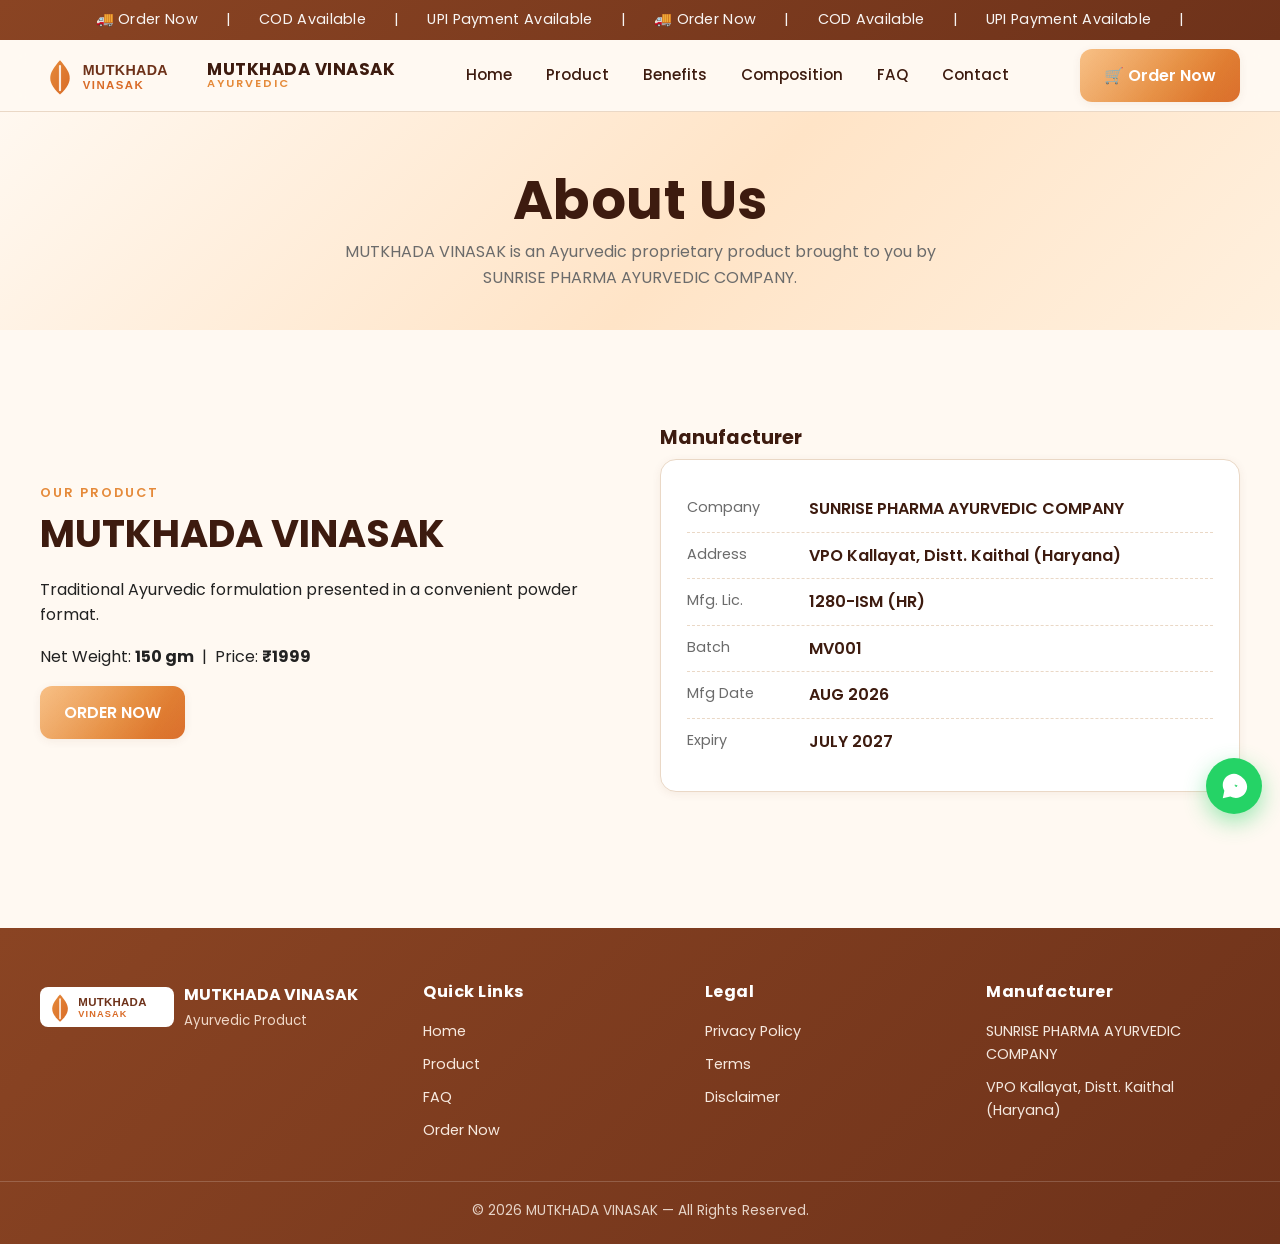
<file: about.html>
<!DOCTYPE html>
<html lang="en">
<head>
  <meta charset="UTF-8" />
  <meta name="viewport" content="width=device-width, initial-scale=1.0" />
  <title>About — MUTKHADA VINASAK</title>
  <meta name="description" content="About MUTKHADA VINASAK and manufacturer SUNRISE PHARMA AYURVEDIC COMPANY." />
  <meta name="robots" content="index, follow" />
  <link rel="canonical" href="https://mutkhada-vinasak.github.io/about.html" />
  <link rel="icon" type="image/png" href="./assets/favicon.png" />
  <link href="https://fonts.googleapis.com/css2?family=Poppins:wght@400;500;600;700&display=swap" rel="stylesheet" />
  <link rel="stylesheet" href="./css/style.css" />
  <link rel="stylesheet" href="./css/responsive.css" />
  <link rel="stylesheet" href="./css/animations.css" />
</head>
<body>
  <div class="ann-bar"><div class="ann-track"><span>🚚 Order Now</span><span>|</span><span>COD Available</span><span>|</span><span>UPI Payment Available</span><span>|</span><span>🚚 Order Now</span><span>|</span><span>COD Available</span><span>|</span><span>UPI Payment Available</span><span>|</span></div></div>
  <header class="header">
    <div class="container">
      <a class="brand" href="./index.html"><img src="./assets/logo.svg" alt="Logo" /><span class="brand-text"><b>MUTKHADA VINASAK</b><small>AYURVEDIC</small></span></a>
      <nav class="nav" id="nav" aria-label="Primary"><a href="./index.html">Home</a><a href="./product.html">Product</a><a href="./index.html#benefits">Benefits</a><a href="./index.html#composition">Composition</a><a href="./faq.html">FAQ</a><a href="./contact.html">Contact</a></nav>
      <div class="header-cta"><a class="btn btn-primary" href="./order.html">🛒 Order Now</a></div>
      <button class="hamburger" aria-label="Toggle menu" onclick="document.getElementById('nav').classList.toggle('open')"><span></span><span></span><span></span></button>
    </div>
  </header>
  <section class="page-hero"><div class="container"><h1>About Us</h1><p>MUTKHADA VINASAK is an Ayurvedic proprietary product brought to you by SUNRISE PHARMA AYURVEDIC COMPANY.</p></div></section>
  <section class="section">
    <div class="container">
      <div class="split reveal">
        <div>
          <span class="eyebrow">Our Product</span>
          <h2 data-bind="name">MUTKHADA VINASAK</h2>
          <p data-bind="description">Traditional Ayurvedic formulation presented in a convenient powder format.</p>
          <p>Net Weight: <b data-weight>150 gm</b> &nbsp;|&nbsp; Price: <b data-price>₹1999/-</b></p>
          <a class="btn btn-primary" href="./order.html">ORDER NOW</a>
        </div>
        <div>
          <h3>Manufacturer</h3>
          <div class="contact-card">
            <div class="contact-row"><span class="k">Company</span><span class="v" data-bind="manufacturer">SUNRISE PHARMA AYURVEDIC COMPANY</span></div>
            <div class="contact-row"><span class="k">Address</span><span class="v" data-bind="manufacturerAddress">VPO Kallayat, Distt. Kaithal (Haryana)</span></div>
            <div class="contact-row"><span class="k">Mfg. Lic.</span><span class="v" data-bind="mfgLicense">1280-ISM (HR)</span></div>
            <div class="contact-row"><span class="k">Batch</span><span class="v" data-bind="batch">MV001</span></div>
            <div class="contact-row"><span class="k">Mfg Date</span><span class="v" data-bind="mfgDate">AUG 2026</span></div>
            <div class="contact-row"><span class="k">Expiry</span><span class="v" data-bind="expiryDate">JULY 2027</span></div>
          </div>
        </div>
      </div>
    </div>
  </section>
  <footer class="footer">
    <div class="container footer-grid">
      <div><div class="brand-f"><img src="./assets/logo.svg" alt="Logo" /><div><b style="color:#fff;">MUTKHADA VINASAK</b><br><small style="color:#f0d8c8;">Ayurvedic Product</small></div></div></div>
      <div><h4>Quick Links</h4><ul><li><a href="./index.html">Home</a></li><li><a href="./product.html">Product</a></li><li><a href="./faq.html">FAQ</a></li><li><a href="./order.html">Order Now</a></li></ul></div>
      <div><h4>Legal</h4><ul><li><a href="./privacy.html">Privacy Policy</a></li><li><a href="./terms.html">Terms</a></li><li><a href="./disclaimer.html">Disclaimer</a></li></ul></div>
      <div><h4>Manufacturer</h4><ul><li>SUNRISE PHARMA AYURVEDIC COMPANY</li><li>VPO Kallayat, Distt. Kaithal (Haryana)</li></ul></div>
    </div>
    <div class="footer-bottom">© <span id="year">2026</span> MUTKHADA VINASAK — All Rights Reserved.</div>
  </footer>
  <a class="wa-float" data-wa-link href="#" aria-label="WhatsApp"><svg viewBox="0 0 32 32" fill="currentColor"><path d="M16 3C9.4 3 4 8.4 4 15c0 2.1.6 4.2 1.7 6L4 29l8.1-1.7c1.8 1 3.8 1.5 5.9 1.5 6.6 0 12-5.4 12-12S22.6 3 16 3zm6 13.8c-.3-.2-1.9-1-2.2-1.1-.2-.3-.8 1.1-1 1.3-.2.2-.6.1-1.8-.9-3-1.6-4.2-3.6-.3-.5.9-1.6.1-.2 0-.5 0-.1-.7-1.7-1-2.3-.3-.6-.7-.5-.7-.5h-.6c-.2 0-.8.4-.3.3-1 .9-1 2.3 0 1.3 1 2.6 1.1 2.8.1.2 2 3 4.9 4.2 1.8.8 2.5.9 3.4.8.5-.1 1.9-.8 2.2-1.5.3-.8.3-1.4.2-1.5z"/></svg><span class="tip">Order / Support on WhatsApp</span></a>
  <div class="mobile-cta"><div class="mc-info"><b>MUTKHADA VINASAK</b><span data-price>₹1999/-</span></div><a class="btn btn-primary" href="./order.html">ORDER NOW</a></div>
  <script src="./data/product.js"></script><script src="./js/product.js"></script><script src="./js/main.js"></script><script src="./js/whatsapp.js"></script>
</body>
</html>
</file>
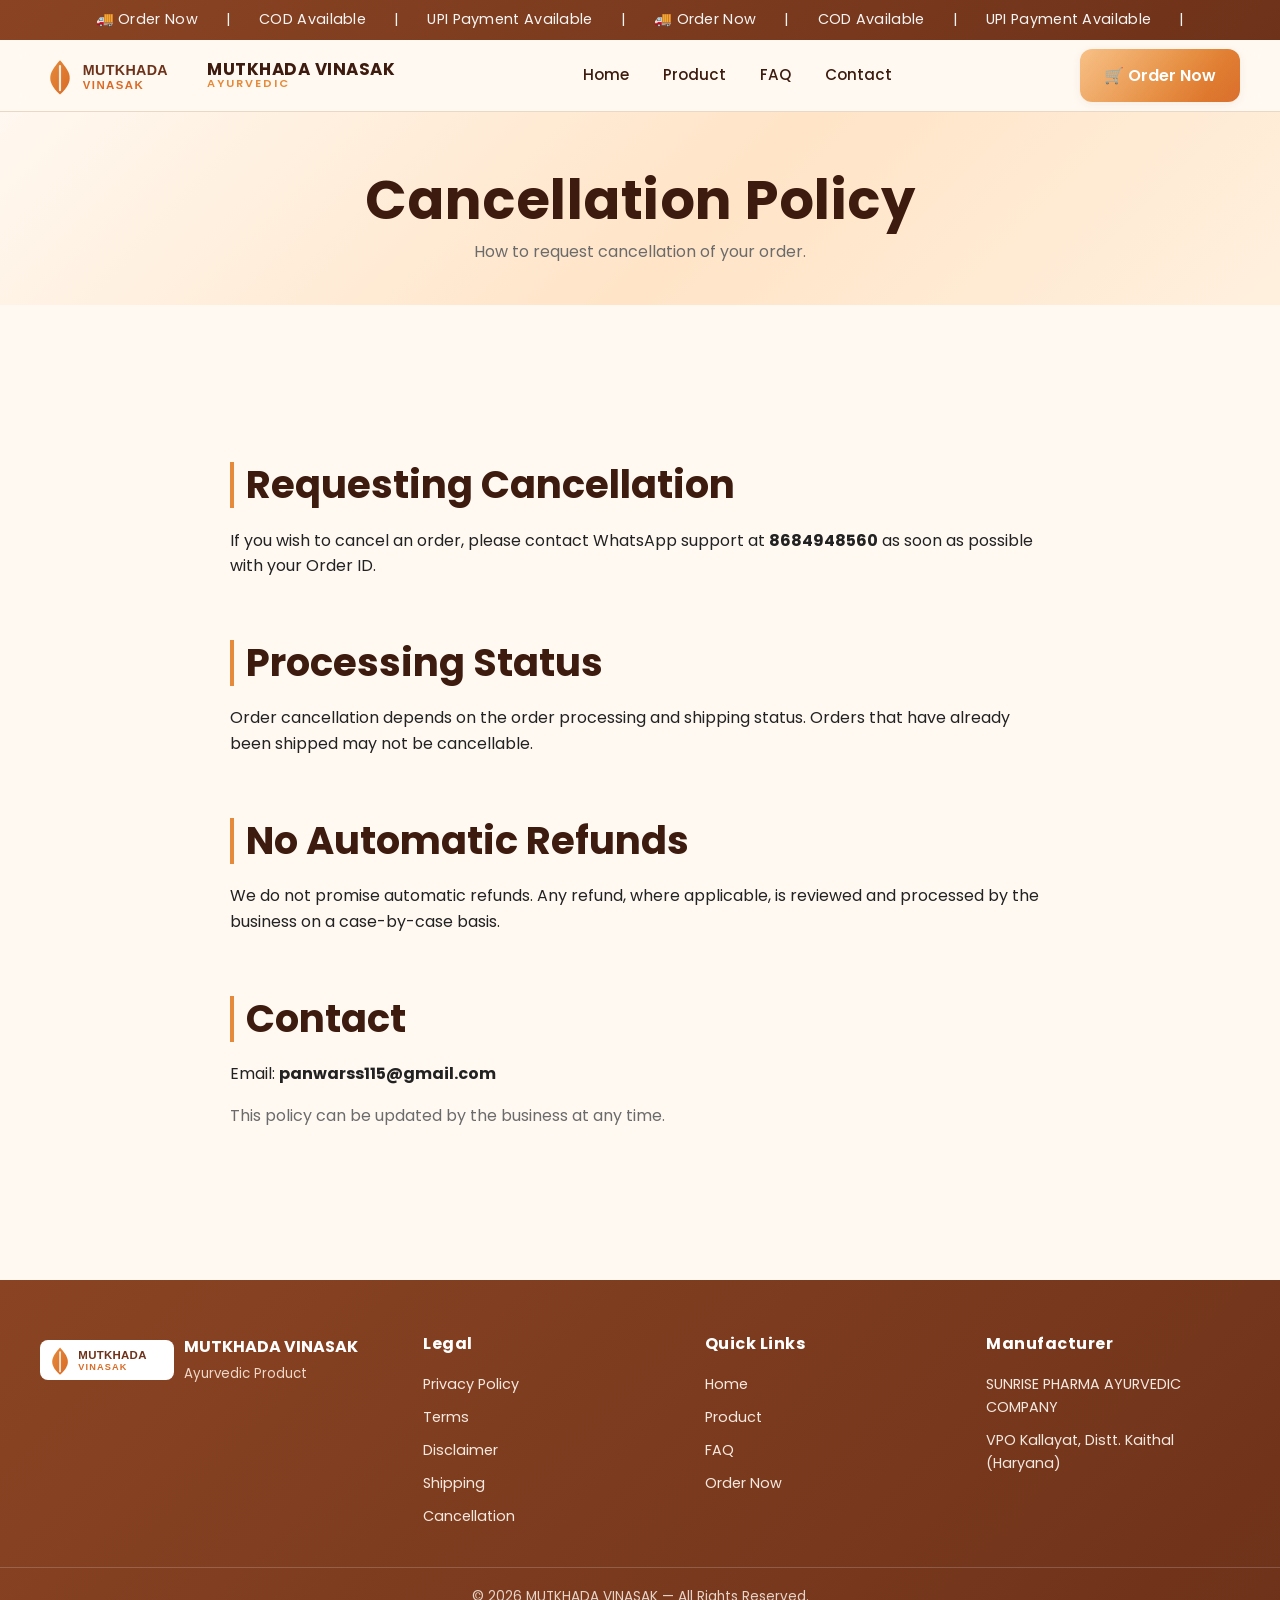
<file: cancellation.html>
<!DOCTYPE html>
<html lang="en">
<head>
  <meta charset="UTF-8" />
  <meta name="viewport" content="width=device-width, initial-scale=1.0" />
  <title>Cancellation Policy — MUTKHADA VINASAK</title>
  <meta name="description" content="Cancellation policy for MUTKHADA VINASAK orders." />
  <meta name="robots" content="index, follow" />
  <link rel="canonical" href="https://mutkhada-vinasak.github.io/cancellation.html" />
  <link rel="icon" type="image/png" href="./assets/favicon.png" />
  <link href="https://fonts.googleapis.com/css2?family=Poppins:wght@400;500;600;700&display=swap" rel="stylesheet" />
  <link rel="stylesheet" href="./css/style.css" /><link rel="stylesheet" href="./css/responsive.css" /><link rel="stylesheet" href="./css/animations.css" />
</head>
<body>
  <div class="ann-bar"><div class="ann-track"><span>🚚 Order Now</span><span>|</span><span>COD Available</span><span>|</span><span>UPI Payment Available</span><span>|</span><span>🚚 Order Now</span><span>|</span><span>COD Available</span><span>|</span><span>UPI Payment Available</span><span>|</span></div></div>
  <header class="header"><div class="container">
    <a class="brand" href="./index.html"><img src="./assets/logo.svg" alt="Logo" /><span class="brand-text"><b>MUTKHADA VINASAK</b><small>AYURVEDIC</small></span></a>
    <nav class="nav" id="nav" aria-label="Primary"><a href="./index.html">Home</a><a href="./product.html">Product</a><a href="./faq.html">FAQ</a><a href="./contact.html">Contact</a></nav>
    <div class="header-cta"><a class="btn btn-primary" href="./order.html">🛒 Order Now</a></div>
    <button class="hamburger" aria-label="Toggle menu" onclick="document.getElementById('nav').classList.toggle('open')"><span></span><span></span><span></span></button>
  </div></header>
  <section class="page-hero"><div class="container"><h1>Cancellation Policy</h1><p>How to request cancellation of your order.</p></div></section>
  <section class="section"><div class="container prose">
<h2>Requesting Cancellation</h2>
<p>If you wish to cancel an order, please contact WhatsApp support at <b data-wa-number>8684948560</b> as soon as possible with your Order ID.</p>
<h2>Processing Status</h2>
<p>Order cancellation depends on the order processing and shipping status. Orders that have already been shipped may not be cancellable.</p>
<h2>No Automatic Refunds</h2>
<p>We do not promise automatic refunds. Any refund, where applicable, is reviewed and processed by the business on a case-by-case basis.</p>
<h2>Contact</h2>
<p>Email: <b data-email>panwarss115@gmail.com</b></p>
<p class="muted">This policy can be updated by the business at any time.</p>  </div></section>
  <footer class="footer"><div class="container footer-grid">
    <div><div class="brand-f"><img src="./assets/logo.svg" alt="Logo" /><div><b style="color:#fff;">MUTKHADA VINASAK</b><br><small style="color:#f0d8c8;">Ayurvedic Product</small></div></div></div>
    <div><h4>Legal</h4><ul><li><a href="./privacy.html">Privacy Policy</a></li><li><a href="./terms.html">Terms</a></li><li><a href="./disclaimer.html">Disclaimer</a></li><li><a href="./shipping.html">Shipping</a></li><li><a href="./cancellation.html">Cancellation</a></li></ul></div>
    <div><h4>Quick Links</h4><ul><li><a href="./index.html">Home</a></li><li><a href="./product.html">Product</a></li><li><a href="./faq.html">FAQ</a></li><li><a href="./order.html">Order Now</a></li></ul></div>
    <div><h4>Manufacturer</h4><ul><li>SUNRISE PHARMA AYURVEDIC COMPANY</li><li>VPO Kallayat, Distt. Kaithal (Haryana)</li></ul></div>
  </div><div class="footer-bottom">© <span id="year">2026</span> MUTKHADA VINASAK — All Rights Reserved.</div></footer>
  <div class="mobile-cta"><div class="mc-info"><b>MUTKHADA VINASAK</b><span data-price>₹1999/-</span></div><a class="btn btn-primary" href="./order.html">ORDER NOW</a></div>
  <script src="./data/product.js"></script><script src="./js/product.js"></script><script src="./js/main.js"></script><script src="./js/whatsapp.js"></script>
</body>
</html>
</file>
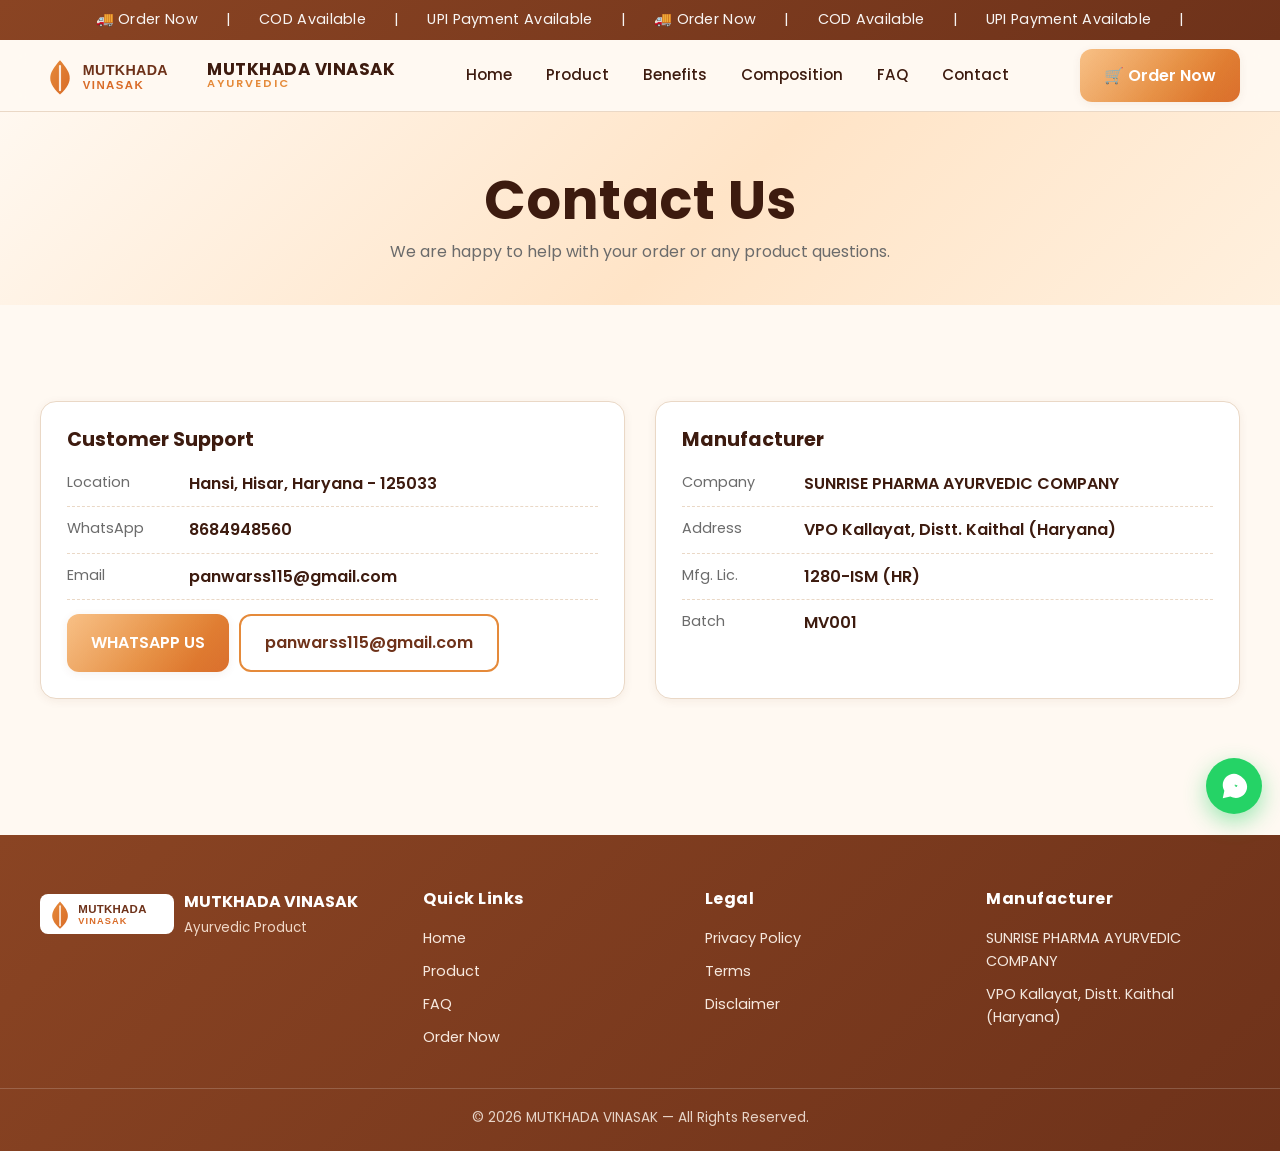
<file: contact.html>
<!DOCTYPE html>
<html lang="en">
<head>
  <meta charset="UTF-8" />
  <meta name="viewport" content="width=device-width, initial-scale=1.0" />
  <title>Contact — MUTKHADA VINASAK</title>
  <meta name="description" content="Contact MUTKHADA VINASAK customer support via WhatsApp or email. Manufacturer details included." />
  <meta name="robots" content="index, follow" />
  <link rel="canonical" href="https://mutkhada-vinasak.github.io/contact.html" />
  <link rel="icon" type="image/png" href="./assets/favicon.png" />
  <link href="https://fonts.googleapis.com/css2?family=Poppins:wght@400;500;600;700&display=swap" rel="stylesheet" />
  <link rel="stylesheet" href="./css/style.css" />
  <link rel="stylesheet" href="./css/responsive.css" />
  <link rel="stylesheet" href="./css/animations.css" />
</head>
<body>
  <div class="ann-bar"><div class="ann-track"><span>🚚 Order Now</span><span>|</span><span>COD Available</span><span>|</span><span>UPI Payment Available</span><span>|</span><span>🚚 Order Now</span><span>|</span><span>COD Available</span><span>|</span><span>UPI Payment Available</span><span>|</span></div></div>
  <header class="header">
    <div class="container">
      <a class="brand" href="./index.html"><img src="./assets/logo.svg" alt="Logo" /><span class="brand-text"><b>MUTKHADA VINASAK</b><small>AYURVEDIC</small></span></a>
      <nav class="nav" id="nav" aria-label="Primary"><a href="./index.html">Home</a><a href="./product.html">Product</a><a href="./index.html#benefits">Benefits</a><a href="./index.html#composition">Composition</a><a href="./faq.html">FAQ</a><a href="./contact.html">Contact</a></nav>
      <div class="header-cta"><a class="btn btn-primary" href="./order.html">🛒 Order Now</a></div>
      <button class="hamburger" aria-label="Toggle menu" onclick="document.getElementById('nav').classList.toggle('open')"><span></span><span></span><span></span></button>
    </div>
  </header>
  <section class="page-hero"><div class="container"><h1>Contact Us</h1><p>We are happy to help with your order or any product questions.</p></div></section>
  <section class="section">
    <div class="container">
      <div class="contact-grid reveal">
        <div class="contact-card">
          <h3>Customer Support</h3>
          <div class="contact-row"><span class="k">Location</span><span class="v" data-bind="supportLocation">Hansi, Hisar, Haryana - 125033</span></div>
          <div class="contact-row"><span class="k">WhatsApp</span><span class="v" data-wa-number>8684948560</span></div>
          <div class="contact-row"><span class="k">Email</span><span class="v" data-email>panwarss115@gmail.com</span></div>
          <div style="display:flex;gap:10px;margin-top:14px;flex-wrap:wrap;">
            <a class="btn btn-primary" data-wa-link href="#">WHATSAPP US</a>
            <a class="btn btn-outline" data-email href="mailto:panwarss115@gmail.com">EMAIL US</a>
          </div>
        </div>
        <div class="contact-card">
          <h3>Manufacturer</h3>
          <div class="contact-row"><span class="k">Company</span><span class="v" data-bind="manufacturer">SUNRISE PHARMA AYURVEDIC COMPANY</span></div>
          <div class="contact-row"><span class="k">Address</span><span class="v" data-bind="manufacturerAddress">VPO Kallayat, Distt. Kaithal (Haryana)</span></div>
          <div class="contact-row"><span class="k">Mfg. Lic.</span><span class="v" data-bind="mfgLicense">1280-ISM (HR)</span></div>
          <div class="contact-row"><span class="k">Batch</span><span class="v" data-bind="batch">MV001</span></div>
        </div>
      </div>
    </div>
  </section>
  <footer class="footer">
    <div class="container footer-grid">
      <div><div class="brand-f"><img src="./assets/logo.svg" alt="Logo" /><div><b style="color:#fff;">MUTKHADA VINASAK</b><br><small style="color:#f0d8c8;">Ayurvedic Product</small></div></div></div>
      <div><h4>Quick Links</h4><ul><li><a href="./index.html">Home</a></li><li><a href="./product.html">Product</a></li><li><a href="./faq.html">FAQ</a></li><li><a href="./order.html">Order Now</a></li></ul></div>
      <div><h4>Legal</h4><ul><li><a href="./privacy.html">Privacy Policy</a></li><li><a href="./terms.html">Terms</a></li><li><a href="./disclaimer.html">Disclaimer</a></li></ul></div>
      <div><h4>Manufacturer</h4><ul><li>SUNRISE PHARMA AYURVEDIC COMPANY</li><li>VPO Kallayat, Distt. Kaithal (Haryana)</li></ul></div>
    </div>
    <div class="footer-bottom">© <span id="year">2026</span> MUTKHADA VINASAK — All Rights Reserved.</div>
  </footer>
  <a class="wa-float" data-wa-link href="#" aria-label="WhatsApp"><svg viewBox="0 0 32 32" fill="currentColor"><path d="M16 3C9.4 3 4 8.4 4 15c0 2.1.6 4.2 1.7 6L4 29l8.1-1.7c1.8 1 3.8 1.5 5.9 1.5 6.6 0 12-5.4 12-12S22.6 3 16 3zm6 13.8c-.3-.2-1.9-1-2.2-1.1-.2-.3-.8 1.1-1 1.3-.2.2-.6.1-1.8-.9-3-1.6-4.2-3.6-.3-.5.9-1.6.1-.2 0-.5 0-.1-.7-1.7-1-2.3-.3-.6-.7-.5-.7-.5h-.6c-.2 0-.8.4-.3.3-1 .9-1 2.3 0 1.3 1 2.6 1.1 2.8.1.2 2 3 4.9 4.2 1.8.8 2.5.9 3.4.8.5-.1 1.9-.8 2.2-1.5.3-.8.3-1.4.2-1.5z"/></svg><span class="tip">Order / Support on WhatsApp</span></a>
  <div class="mobile-cta"><div class="mc-info"><b>MUTKHADA VINASAK</b><span data-price>₹1999/-</span></div><a class="btn btn-primary" href="./order.html">ORDER NOW</a></div>
  <script src="./data/product.js"></script><script src="./js/product.js"></script><script src="./js/main.js"></script><script src="./js/whatsapp.js"></script>
</body>
</html>
</file>
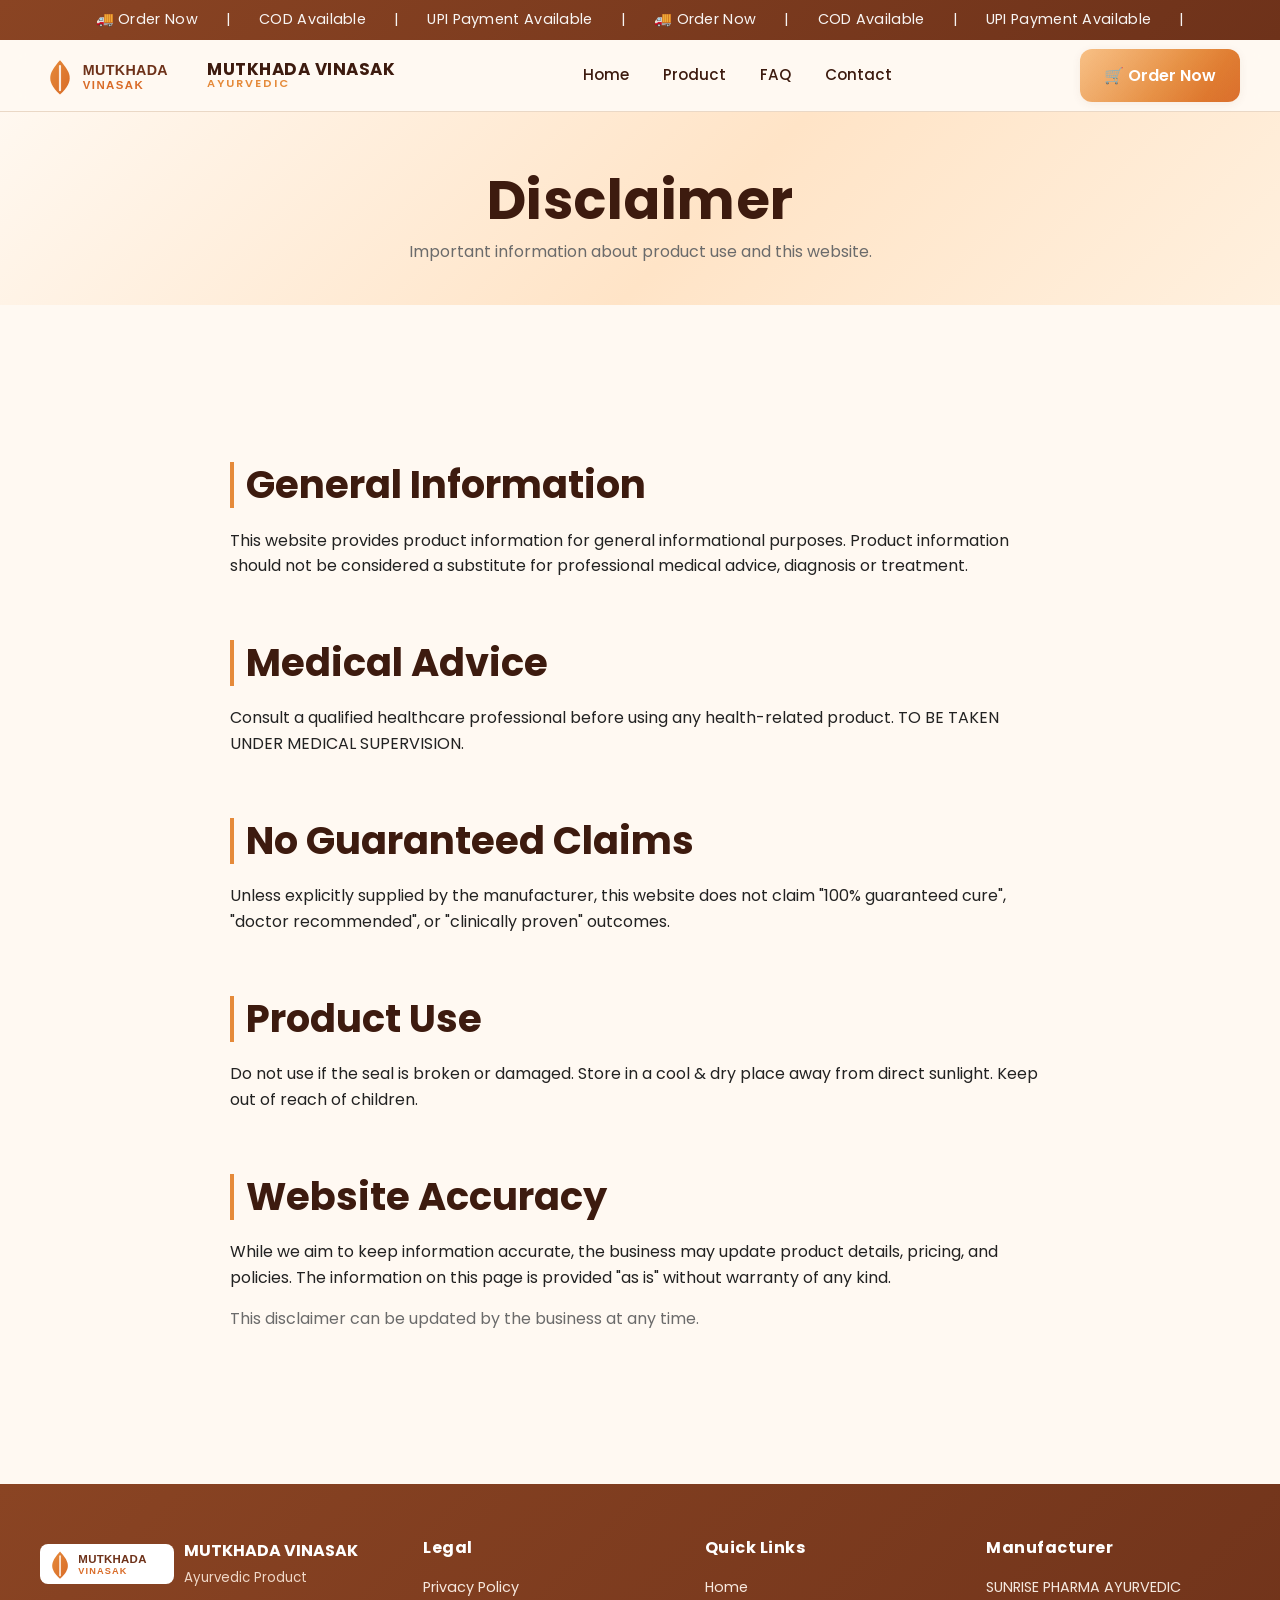
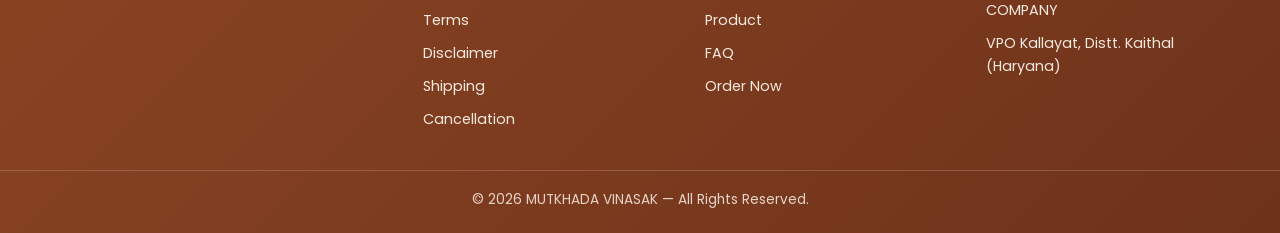
<file: disclaimer.html>
<!DOCTYPE html>
<html lang="en">
<head>
  <meta charset="UTF-8" />
  <meta name="viewport" content="width=device-width, initial-scale=1.0" />
  <title>Disclaimer — MUTKHADA VINASAK</title>
  <meta name="description" content="Medical and general disclaimer for MUTKHADA VINASAK." />
  <meta name="robots" content="index, follow" />
  <link rel="canonical" href="https://mutkhada-vinasak.github.io/disclaimer.html" />
  <link rel="icon" type="image/png" href="./assets/favicon.png" />
  <link href="https://fonts.googleapis.com/css2?family=Poppins:wght@400;500;600;700&display=swap" rel="stylesheet" />
  <link rel="stylesheet" href="./css/style.css" /><link rel="stylesheet" href="./css/responsive.css" /><link rel="stylesheet" href="./css/animations.css" />
</head>
<body>
  <div class="ann-bar"><div class="ann-track"><span>🚚 Order Now</span><span>|</span><span>COD Available</span><span>|</span><span>UPI Payment Available</span><span>|</span><span>🚚 Order Now</span><span>|</span><span>COD Available</span><span>|</span><span>UPI Payment Available</span><span>|</span></div></div>
  <header class="header"><div class="container">
    <a class="brand" href="./index.html"><img src="./assets/logo.svg" alt="Logo" /><span class="brand-text"><b>MUTKHADA VINASAK</b><small>AYURVEDIC</small></span></a>
    <nav class="nav" id="nav" aria-label="Primary"><a href="./index.html">Home</a><a href="./product.html">Product</a><a href="./faq.html">FAQ</a><a href="./contact.html">Contact</a></nav>
    <div class="header-cta"><a class="btn btn-primary" href="./order.html">🛒 Order Now</a></div>
    <button class="hamburger" aria-label="Toggle menu" onclick="document.getElementById('nav').classList.toggle('open')"><span></span><span></span><span></span></button>
  </div></header>
  <section class="page-hero"><div class="container"><h1>Disclaimer</h1><p>Important information about product use and this website.</p></div></section>
  <section class="section"><div class="container prose">
<h2>General Information</h2>
<p>This website provides product information for general informational purposes. Product information should not be considered a substitute for professional medical advice, diagnosis or treatment.</p>
<h2>Medical Advice</h2>
<p>Consult a qualified healthcare professional before using any health-related product. TO BE TAKEN UNDER MEDICAL SUPERVISION.</p>
<h2>No Guaranteed Claims</h2>
<p>Unless explicitly supplied by the manufacturer, this website does not claim "100% guaranteed cure", "doctor recommended", or "clinically proven" outcomes.</p>
<h2>Product Use</h2>
<p>Do not use if the seal is broken or damaged. Store in a cool &amp; dry place away from direct sunlight. Keep out of reach of children.</p>
<h2>Website Accuracy</h2>
<p>While we aim to keep information accurate, the business may update product details, pricing, and policies. The information on this page is provided "as is" without warranty of any kind.</p>
<p class="muted">This disclaimer can be updated by the business at any time.</p>  </div></section>
  <footer class="footer"><div class="container footer-grid">
    <div><div class="brand-f"><img src="./assets/logo.svg" alt="Logo" /><div><b style="color:#fff;">MUTKHADA VINASAK</b><br><small style="color:#f0d8c8;">Ayurvedic Product</small></div></div></div>
    <div><h4>Legal</h4><ul><li><a href="./privacy.html">Privacy Policy</a></li><li><a href="./terms.html">Terms</a></li><li><a href="./disclaimer.html">Disclaimer</a></li><li><a href="./shipping.html">Shipping</a></li><li><a href="./cancellation.html">Cancellation</a></li></ul></div>
    <div><h4>Quick Links</h4><ul><li><a href="./index.html">Home</a></li><li><a href="./product.html">Product</a></li><li><a href="./faq.html">FAQ</a></li><li><a href="./order.html">Order Now</a></li></ul></div>
    <div><h4>Manufacturer</h4><ul><li>SUNRISE PHARMA AYURVEDIC COMPANY</li><li>VPO Kallayat, Distt. Kaithal (Haryana)</li></ul></div>
  </div><div class="footer-bottom">© <span id="year">2026</span> MUTKHADA VINASAK — All Rights Reserved.</div></footer>
  <div class="mobile-cta"><div class="mc-info"><b>MUTKHADA VINASAK</b><span data-price>₹1999/-</span></div><a class="btn btn-primary" href="./order.html">ORDER NOW</a></div>
  <script src="./data/product.js"></script><script src="./js/product.js"></script><script src="./js/main.js"></script><script src="./js/whatsapp.js"></script>
</body>
</html>
</file>
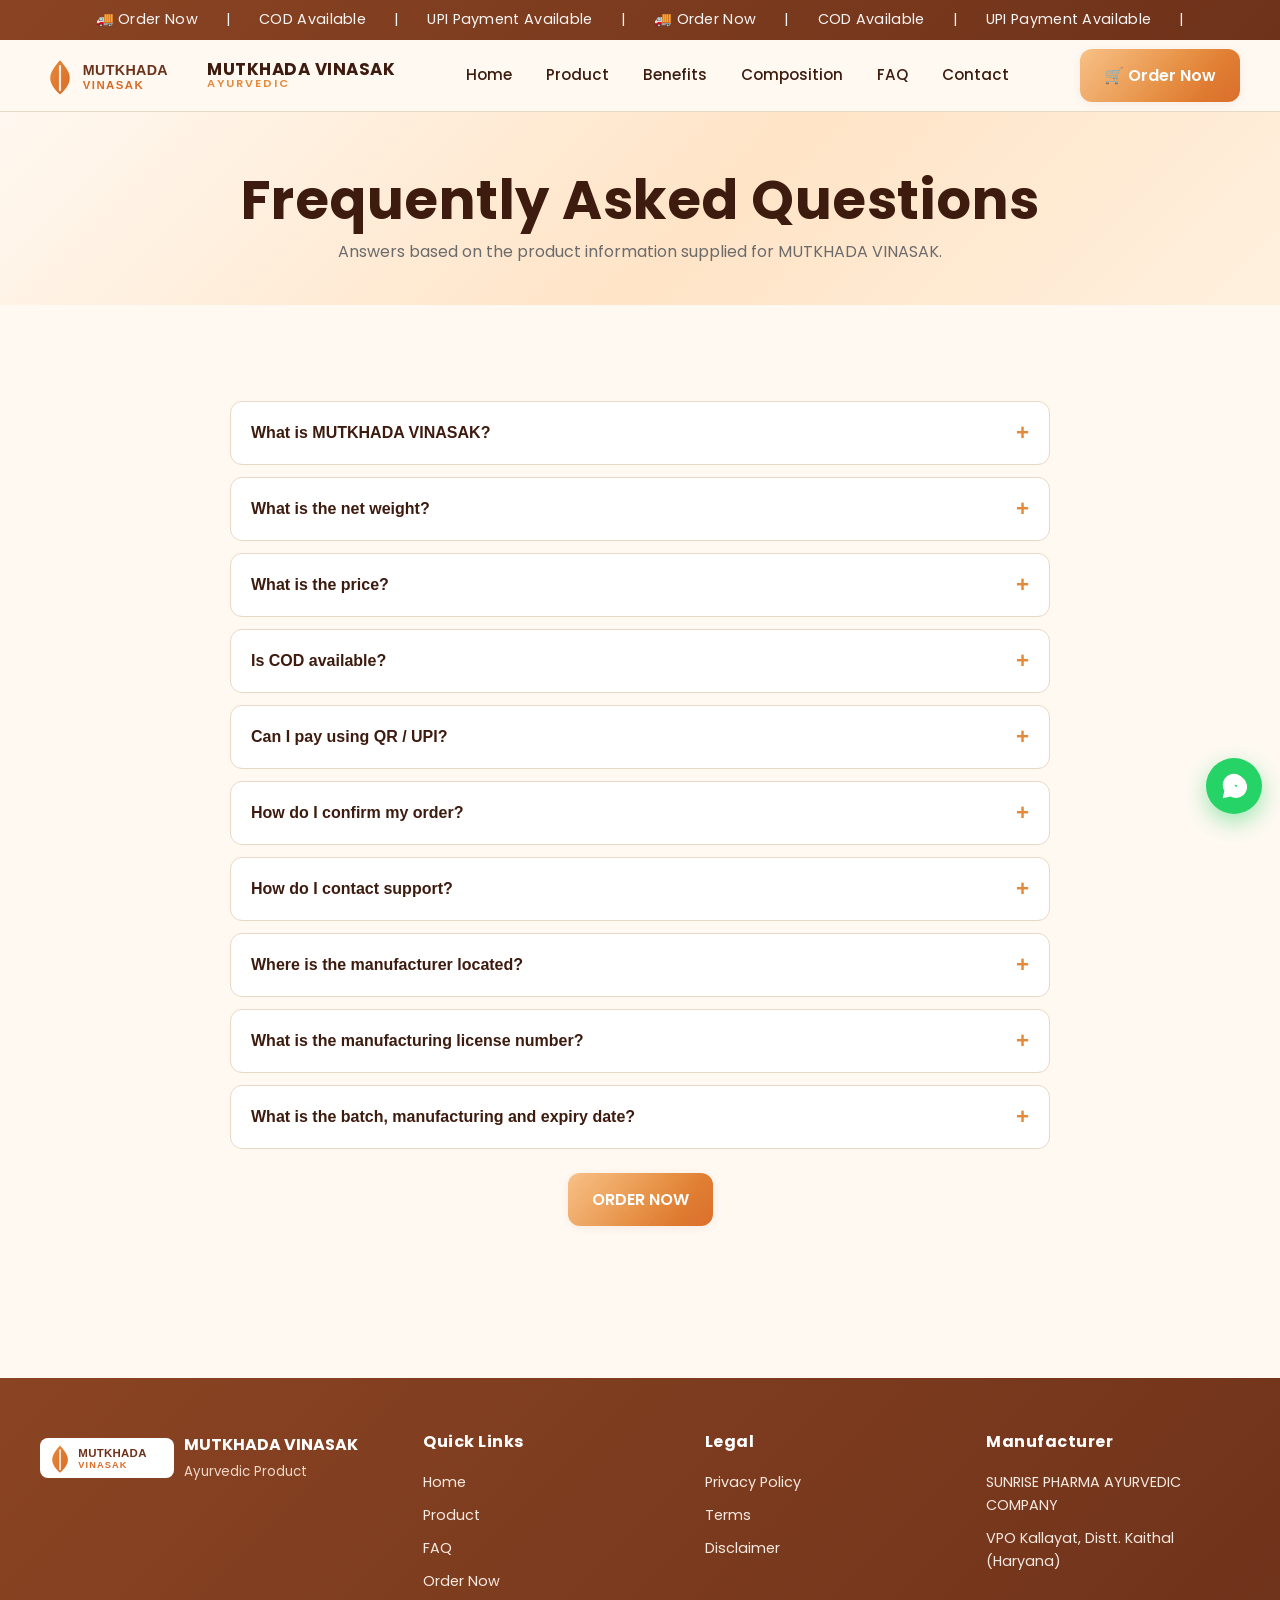
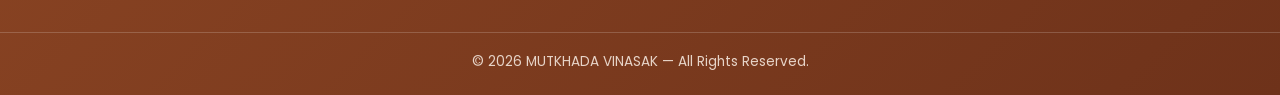
<file: faq.html>
<!DOCTYPE html>
<html lang="en">
<head>
  <meta charset="UTF-8" />
  <meta name="viewport" content="width=device-width, initial-scale=1.0" />
  <title>FAQ — MUTKHADA VINASAK</title>
  <meta name="description" content="Frequently asked questions about MUTKHADA VINASAK Powder — weight, price, COD, UPI payment, ordering and manufacturer." />
  <meta name="robots" content="index, follow" />
  <link rel="canonical" href="https://mutkhada-vinasak.github.io/faq.html" />
  <link rel="icon" type="image/png" href="./assets/favicon.png" />
  <link href="https://fonts.googleapis.com/css2?family=Poppins:wght@400;500;600;700&display=swap" rel="stylesheet" />
  <link rel="stylesheet" href="./css/style.css" />
  <link rel="stylesheet" href="./css/responsive.css" />
  <link rel="stylesheet" href="./css/animations.css" />
</head>
<body>
  <div class="ann-bar"><div class="ann-track"><span>🚚 Order Now</span><span>|</span><span>COD Available</span><span>|</span><span>UPI Payment Available</span><span>|</span><span>🚚 Order Now</span><span>|</span><span>COD Available</span><span>|</span><span>UPI Payment Available</span><span>|</span></div></div>
  <header class="header">
    <div class="container">
      <a class="brand" href="./index.html"><img src="./assets/logo.svg" alt="Logo" /><span class="brand-text"><b>MUTKHADA VINASAK</b><small>AYURVEDIC</small></span></a>
      <nav class="nav" id="nav" aria-label="Primary"><a href="./index.html">Home</a><a href="./product.html">Product</a><a href="./index.html#benefits">Benefits</a><a href="./index.html#composition">Composition</a><a href="./faq.html">FAQ</a><a href="./contact.html">Contact</a></nav>
      <div class="header-cta"><a class="btn btn-primary" href="./order.html">🛒 Order Now</a></div>
      <button class="hamburger" aria-label="Toggle menu" onclick="document.getElementById('nav').classList.toggle('open')"><span></span><span></span><span></span></button>
    </div>
  </header>
  <section class="page-hero"><div class="container"><h1>Frequently Asked Questions</h1><p>Answers based on the product information supplied for MUTKHADA VINASAK.</p></div></section>
  <section class="section">
    <div class="container">
      <div class="faq reveal">
        <div class="faq-item"><button class="faq-q">What is MUTKHADA VINASAK? <span class="plus">+</span></button><div class="faq-a"><p>MUTKHADA VINASAK is an Ayurvedic proprietary powder. The product name in Hindi is मुतखड़ा विनासक, net weight 150 gm, manufactured by SUNRISE PHARMA AYURVEDIC COMPANY.</p></div></div>
        <div class="faq-item"><button class="faq-q">What is the net weight? <span class="plus">+</span></button><div class="faq-a"><p>The net weight is 150 gm.</p></div></div>
        <div class="faq-item"><button class="faq-q">What is the price? <span class="plus">+</span></button><div class="faq-a"><p>The selling price is ₹1999/-.</p></div></div>
        <div class="faq-item"><button class="faq-q">Is COD available? <span class="plus">+</span></button><div class="faq-a"><p>Yes, Cash on Delivery (COD) is available. You pay when your order is delivered.</p></div></div>
        <div class="faq-item"><button class="faq-q">Can I pay using QR / UPI? <span class="plus">+</span></button><div class="faq-a"><p>Yes. You can scan the UPI QR code and complete the payment through your UPI app, then confirm the order on WhatsApp.</p></div></div>
        <div class="faq-item"><button class="faq-q">How do I confirm my order? <span class="plus">+</span></button><div class="faq-a"><p>After entering your details and selecting a payment method on the order page, click "CONFIRM ORDER" and then "CONFIRM ORDER ON WHATSAPP" — this opens a pre-filled WhatsApp message with your order details.</p></div></div>
        <div class="faq-item"><button class="faq-q">How do I contact support? <span class="plus">+</span></button><div class="faq-a"><p>You can reach us on WhatsApp at <b data-wa-number>8684948560</b> or by email at <b data-email>panwarss115@gmail.com</b>.</p></div></div>
        <div class="faq-item"><button class="faq-q">Where is the manufacturer located? <span class="plus">+</span></button><div class="faq-a"><p>The manufacturer is SUNRISE PHARMA AYURVEDIC COMPANY, VPO Kallayat, Distt. Kaithal (Haryana). Customer support location: Hansi, Hisar, Haryana - 125033.</p></div></div>
        <div class="faq-item"><button class="faq-q">What is the manufacturing license number? <span class="plus">+</span></button><div class="faq-a"><p>Manufacturing License No.: 1280-ISM (HR).</p></div></div>
        <div class="faq-item"><button class="faq-q">What is the batch, manufacturing and expiry date? <span class="plus">+</span></button><div class="faq-a"><p>Batch: MV001. Manufacturing Date: AUG 2026. Expiry Date: JULY 2027.</p></div></div>
      </div>
      <p class="text-center" style="margin-top:24px;"><a class="btn btn-primary" href="./order.html">ORDER NOW</a></p>
    </div>
  </section>
  <footer class="footer">
    <div class="container footer-grid">
      <div><div class="brand-f"><img src="./assets/logo.svg" alt="Logo" /><div><b style="color:#fff;">MUTKHADA VINASAK</b><br><small style="color:#f0d8c8;">Ayurvedic Product</small></div></div></div>
      <div><h4>Quick Links</h4><ul><li><a href="./index.html">Home</a></li><li><a href="./product.html">Product</a></li><li><a href="./faq.html">FAQ</a></li><li><a href="./order.html">Order Now</a></li></ul></div>
      <div><h4>Legal</h4><ul><li><a href="./privacy.html">Privacy Policy</a></li><li><a href="./terms.html">Terms</a></li><li><a href="./disclaimer.html">Disclaimer</a></li></ul></div>
      <div><h4>Manufacturer</h4><ul><li>SUNRISE PHARMA AYURVEDIC COMPANY</li><li>VPO Kallayat, Distt. Kaithal (Haryana)</li></ul></div>
    </div>
    <div class="footer-bottom">© <span id="year">2026</span> MUTKHADA VINASAK — All Rights Reserved.</div>
  </footer>
  <a class="wa-float" data-wa-link href="#" aria-label="WhatsApp"><svg viewBox="0 0 32 32" fill="currentColor"><path d="M16 3C9.4 3 4 8.4 4 15c0 2.1.6 4.2 1.7 6L4 29l8.1-1.7c1.8 1 3.8 1.5 5.9 1.5 6.6 0 12-5.4 12-12S22.6 3 16 3zm6 13.8c-.3-.2-1.9-1-2.2-1.1-.2-.3-.8 1.1-1 1.3-.2.2-.6.1-1.8-.9-3-1.6-4.2-3.6-.3-.5.9-1.6.1-.2 0-.5 0-.1-.7-1.7-1-2.3-.3-.6-.7-.5-.7-.5h-.6c-.2 0-.8.4-.3.3-1 .9-1 2.3 0 1.3 1 2.6 1.1 2.8.1.2 2 3 4.9 4.2 1.8.8 2.5.9 3.4.8.5-.1 1.9-.8 2.2-1.5.3-.8.3-1.4.2-1.5z"/></svg><span class="tip">Order / Support on WhatsApp</span></a>
  <div class="mobile-cta"><div class="mc-info"><b>MUTKHADA VINASAK</b><span data-price>₹1999/-</span></div><a class="btn btn-primary" href="./order.html">ORDER NOW</a></div>
  <script src="./data/product.js"></script><script src="./js/product.js"></script><script src="./js/main.js"></script><script src="./js/whatsapp.js"></script>
</body>
</html>
</file>
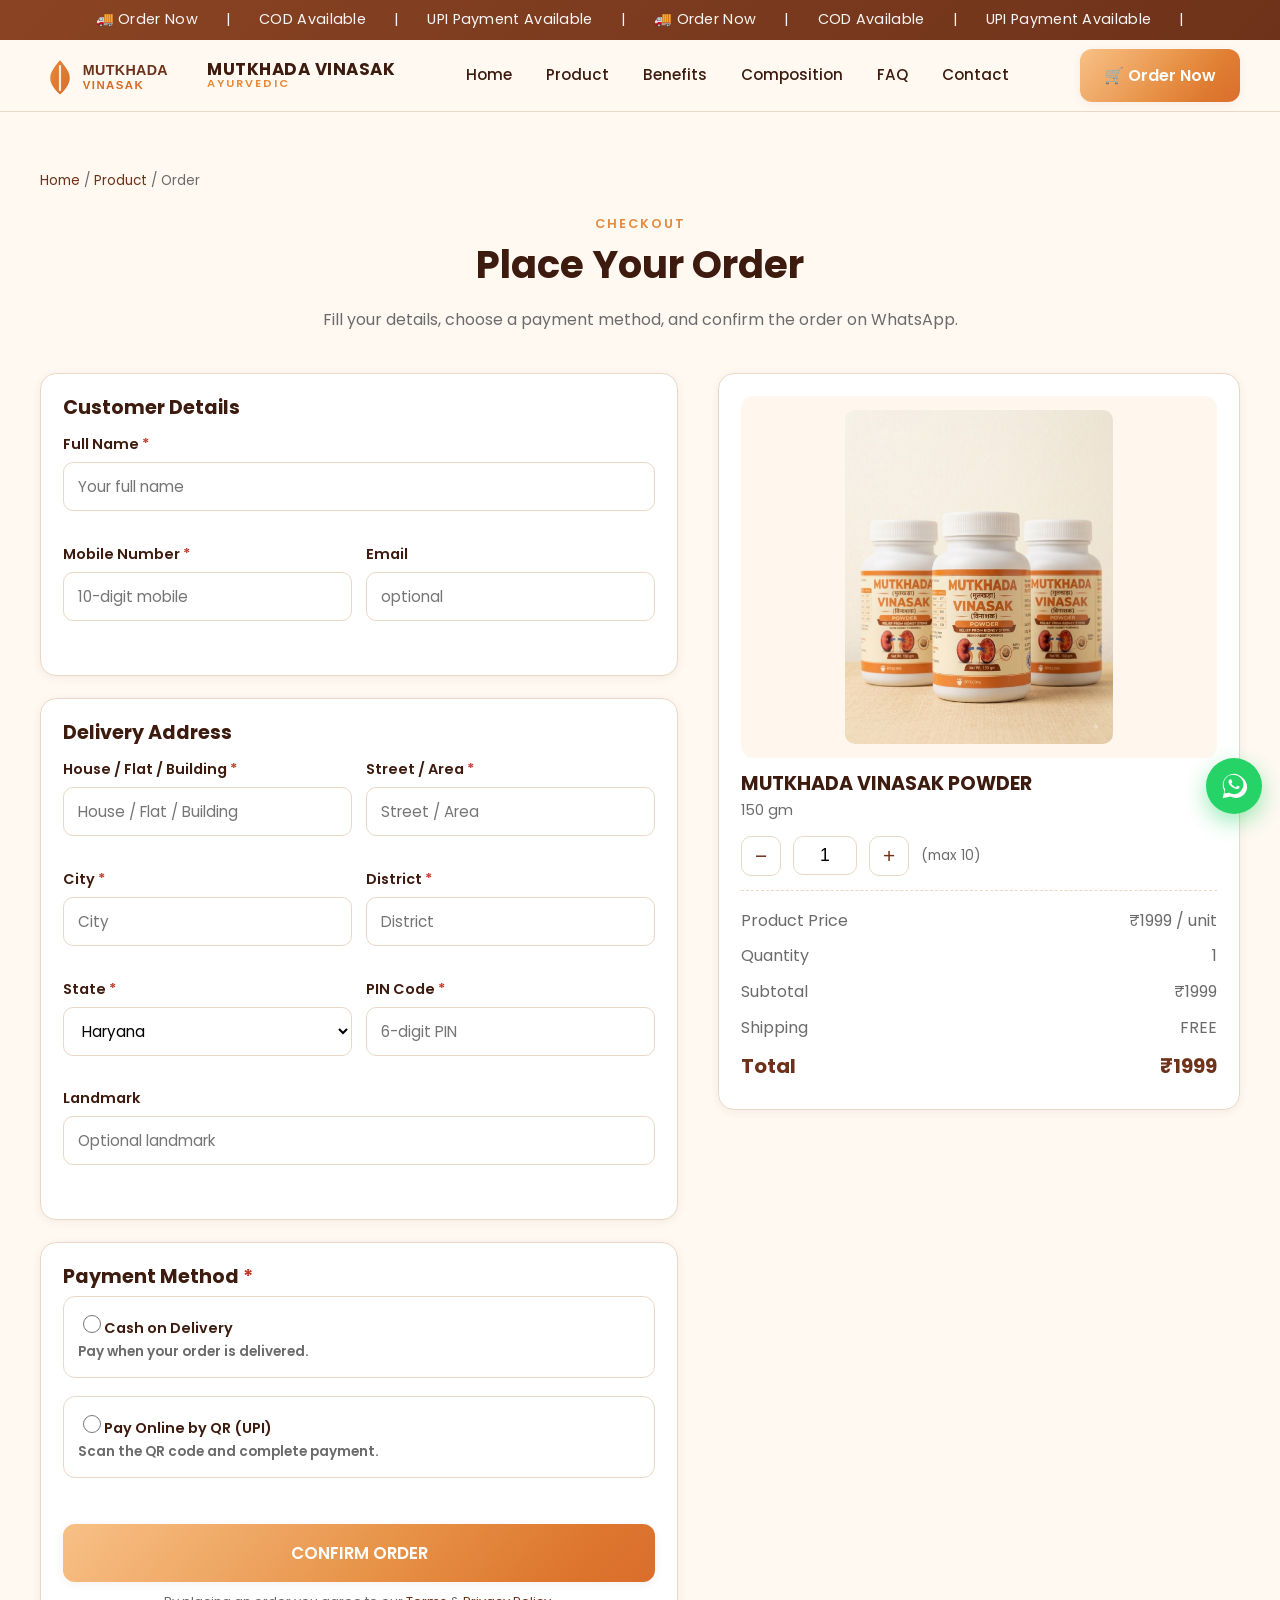
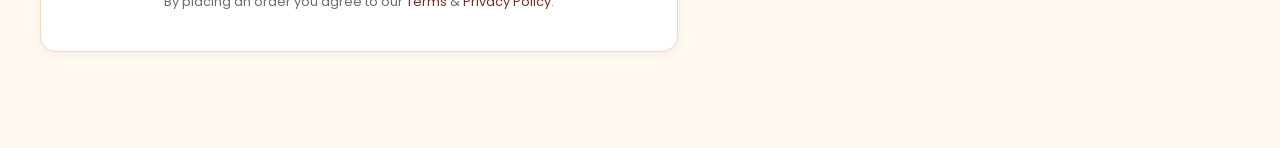
<file: order.html>
<!DOCTYPE html>
<html lang="en">
<head>
  <meta charset="UTF-8" />
  <meta name="viewport" content="width=device-width, initial-scale=1.0" />
  <title>Order MUTKHADA VINASAK | Checkout</title>
  <meta name="description" content="Order MUTKHADA VINASAK POWDER (150 gm) with COD or UPI QR payment. Confirm via WhatsApp." />
  <meta name="robots" content="noindex, follow" />
  <link rel="canonical" href="https://mutkhada-vinasak.github.io/order.html" />
  <link rel="icon" type="image/png" href="./assets/favicon.png" />
  <link rel="preconnect" href="https://fonts.googleapis.com" />
  <link rel="preconnect" href="https://fonts.gstatic.com" crossorigin />
  <link href="https://fonts.googleapis.com/css2?family=Poppins:wght@400;500;600;700&display=swap" rel="stylesheet" />
  <link rel="stylesheet" href="./css/style.css" />
  <link rel="stylesheet" href="./css/responsive.css" />
  <link rel="stylesheet" href="./css/animations.css" />
  <style>
    /* order page specifics */
    .order-grid { display:grid; grid-template-columns: 1.1fr .9fr; gap:40px; align-items:start; }
    #orderSuccess { display:none; }
    .summary-card { position:sticky; top:calc(var(--header-h) + 16px); background:#fff; border:1px solid var(--border); border-radius:var(--radius); box-shadow:var(--shadow-sm); padding:22px; }
    .summary-card .sc-img { background:var(--primary-soft); border-radius:var(--radius-sm); padding:14px; text-align:center; margin-bottom:14px; }
    .summary-card .sc-img img { border-radius:10px; width:60%; margin:0 auto; }
    .summary-card h3 { margin:0 0 4px; }
    .summary-card .sc-w { color:var(--muted); font-size:.9rem; }
    .qty-box { display:flex; align-items:center; gap:12px; margin:14px 0; }
    .qty-box button { width:40px; height:40px; border-radius:10px; border:1px solid var(--border); background:#fff; font-size:1.3rem; cursor:pointer; color:var(--brown); }
    .qty-box button:hover { background:var(--primary-soft); }
    .qty-box input { width:64px; text-align:center; font-size:1.1rem; padding:8px; border:1px solid var(--border); border-radius:10px; }
    .totals { border-top:1px dashed var(--border); margin-top:10px; padding-top:12px; }
    .totals .row { display:flex; justify-content:space-between; padding:5px 0; color:var(--muted); }
    .totals .row.grand { font-size:1.25rem; font-weight:700; color:var(--brown); }

    .field { margin-bottom:14px; }
    .field label { display:block; font-size:.9rem; font-weight:600; color:var(--brown-dark); margin-bottom:6px; }
    .field label .req { color:#C0392B; }
    .field input, .field select { width:100%; padding:12px 14px; border:1.5px solid var(--border); border-radius:10px; font-family:var(--font); font-size:.95rem; background:#fff; }
    .field input:focus, .field select:focus { border-color:var(--primary); }
    .field .err { color:#C0392B; font-size:.8rem; margin-top:5px; min-height:1em; display:block; }
    .field.invalid input, .field.invalid select { border-color:#C0392B; background:#FFF6F5; }
    .field.valid input, .field.valid select { border-color:#2E8B57; }
    .form-row { display:grid; grid-template-columns:1fr 1fr; gap:14px; }

    .pay-methods { display:flex; flex-direction:column; gap:12px; margin:8px 0 4px; }
    .pay-opt { display:flex; gap:12px; align-items:flex-start; border:1.5px solid var(--border); border-radius:12px; padding:14px; cursor:pointer; transition:.2s; background:#fff; }
    .pay-opt:hover { border-color:var(--primary); background:var(--primary-soft); }
    .pay-opt input { margin-top:4px; width:18px; height:18px; accent-color:var(--primary); }
    .pay-opt .po-t { font-weight:600; color:var(--brown-dark); }
    .pay-opt .po-d { font-size:.85rem; color:var(--muted); }
    #qrSection { display:none; margin-top:14px; }

    .success-card { max-width:560px; margin:0 auto; background:#fff; border:1px solid var(--border); border-radius:var(--radius); padding:34px; text-align:center; box-shadow:var(--shadow); }
    .success-check { width:74px; height:74px; margin:0 auto 16px; border-radius:50%; background:var(--grad-primary); color:#fff; font-size:2.2rem; display:flex; align-items:center; justify-content:center; }
    .success-card .info { text-align:left; background:var(--primary-soft); border-radius:12px; padding:16px; margin:18px 0; }
    .success-card .info div { display:flex; justify-content:space-between; padding:5px 0; border-bottom:1px dashed var(--border); font-size:.95rem; }
    .success-card .info div:last-child { border-bottom:none; }
    .success-card .info b { color:var(--brown-dark); }
    .qr-step { background:var(--primary-soft); border:1px solid var(--border); border-radius:12px; padding:20px; margin:18px 0; text-align:center; }
    .qr-step img { width:min(240px,70%); margin:0 auto 10px; background:#fff; padding:10px; border-radius:10px; border:1px solid var(--border); }
    .cod-note { background:#FFF6F2; border:1px solid #F3C9B8; border-radius:12px; padding:16px; margin:18px 0; color:#7A3A28; }
  </style>
</head>
<body>

  <!-- Announcement bar -->
  <div class="ann-bar"><div class="ann-track">
    <span>🚚 Order Now</span><span>|</span><span>COD Available</span><span>|</span><span>UPI Payment Available</span><span>|</span>
    <span>🚚 Order Now</span><span>|</span><span>COD Available</span><span>|</span><span>UPI Payment Available</span><span>|</span>
  </div></div>

  <!-- Header -->
  <header class="header">
    <div class="container">
      <a class="brand" href="./index.html"><img src="./assets/logo.svg" alt="Logo" /><span class="brand-text"><b>MUTKHADA VINASAK</b><small>AYURVEDIC</small></span></a>
      <nav class="nav" id="nav" aria-label="Primary">
        <a href="./index.html">Home</a><a href="./product.html">Product</a><a href="./index.html#benefits">Benefits</a>
        <a href="./index.html#composition">Composition</a><a href="./faq.html">FAQ</a><a href="./contact.html">Contact</a>
      </nav>
      <div class="header-cta"><a class="btn btn-primary" href="./order.html">🛒 Order Now</a></div>
      <button class="hamburger" aria-label="Toggle menu" aria-expanded="false" onclick="document.getElementById('nav').classList.toggle('open')"><span></span><span></span><span></span></button>
    </div>
  </header>

  <section class="section" style="padding-top:40px;">
    <div class="container">
      <p class="crumb"><a href="./index.html">Home</a> / <a href="./product.html">Product</a> / Order</p>
      <div class="section-title"><span class="eyebrow">Checkout</span><h2>Place Your Order</h2></div>
      <p class="section-sub">Fill your details, choose a payment method, and confirm the order on WhatsApp.</p>

      <div class="order-grid">

        <!-- LEFT: form -->
        <div id="orderFormView">
          <form id="orderForm" novalidate>
            <!-- Customer details -->
            <div class="card" style="margin-bottom:22px;">
              <h3 style="margin-bottom:14px;">Customer Details</h3>
              <div class="field">
                <label>Full Name <span class="req">*</span></label>
                <input id="fullName" name="fullName" type="text" autocomplete="name" placeholder="Your full name" />
                <span class="err"></span>
              </div>
              <div class="form-row">
                <div class="field">
                  <label>Mobile Number <span class="req">*</span></label>
                  <input id="mobile" name="mobile" type="tel" inputmode="numeric" autocomplete="tel" placeholder="10-digit mobile" />
                  <span class="err"></span>
                </div>
                <div class="field">
                  <label>Email</label>
                  <input id="email" name="email" type="email" autocomplete="email" placeholder="optional" />
                  <span class="err"></span>
                </div>
              </div>
            </div>

            <!-- Address -->
            <div class="card" style="margin-bottom:22px;">
              <h3 style="margin-bottom:14px;">Delivery Address</h3>
              <div class="form-row">
                <div class="field"><label>House / Flat / Building <span class="req">*</span></label><input id="house" type="text" placeholder="House / Flat / Building" /><span class="err"></span></div>
                <div class="field"><label>Street / Area <span class="req">*</span></label><input id="area" type="text" placeholder="Street / Area" /><span class="err"></span></div>
              </div>
              <div class="form-row">
                <div class="field"><label>City <span class="req">*</span></label><input id="city" type="text" placeholder="City" /><span class="err"></span></div>
                <div class="field"><label>District <span class="req">*</span></label><input id="district" type="text" placeholder="District" /><span class="err"></span></div>
              </div>
              <div class="form-row">
                <div class="field"><label>State <span class="req">*</span></label>
                  <select id="state">
                    <option value="">Select State</option>
                    <option value="Andhra Pradesh">Andhra Pradesh</option><option value="Arunachal Pradesh">Arunachal Pradesh</option>
                    <option value="Assam">Assam</option><option value="Bihar">Bihar</option><option value="Chhattisgarh">Chhattisgarh</option>
                    <option value="Goa">Goa</option><option value="Gujarat">Gujarat</option><option value="Haryana" selected>Haryana</option>
                    <option value="Himachal Pradesh">Himachal Pradesh</option><option value="Jharkhand">Jharkhand</option><option value="Karnataka">Karnataka</option>
                    <option value="Kerala">Kerala</option><option value="Madhya Pradesh">Madhya Pradesh</option><option value="Maharashtra">Maharashtra</option>
                    <option value="Manipur">Manipur</option><option value="Meghalaya">Meghalaya</option><option value="Mizoram">Mizoram</option>
                    <option value="Nagaland">Nagaland</option><option value="Odisha">Odisha</option><option value="Punjab">Punjab</option>
                    <option value="Rajasthan">Rajasthan</option><option value="Sikkim">Sikkim</option><option value="Tamil Nadu">Tamil Nadu</option>
                    <option value="Telangana">Telangana</option><option value="Tripura">Tripura</option><option value="Uttar Pradesh">Uttar Pradesh</option>
                    <option value="Uttarakhand">Uttarakhand</option><option value="West Bengal">West Bengal</option>
                    <option value="Delhi">Delhi</option><option value="Jammu & Kashmir">Jammu & Kashmir</option>
                    <option value="Ladakh">Ladakh</option><option value="Puducherry">Puducherry</option>
                  </select>
                  <span class="err"></span>
                </div>
                <div class="field"><label>PIN Code <span class="req">*</span></label><input id="pincode" type="text" inputmode="numeric" placeholder="6-digit PIN" /><span class="err"></span></div>
              </div>
              <div class="field"><label>Landmark</label><input id="landmark" type="text" placeholder="Optional landmark" /><span class="err"></span></div>
            </div>

            <!-- Payment -->
            <div class="card">
              <h3 style="margin-bottom:6px;">Payment Method <span class="req" style="color:#C0392B;">*</span></h3>
              <div class="field" id="payment" style="margin-top:8px;">
                <div class="pay-methods">
                  <label class="pay-opt"><input type="radio" name="pay" id="payCOD" value="cod" /><span><span class="po-t">Cash on Delivery</span><br><span class="po-d">Pay when your order is delivered.</span></span></label>
                  <label class="pay-opt"><input type="radio" name="pay" id="payQR" value="qr" /><span><span class="po-t">Pay Online by QR (UPI)</span><br><span class="po-d">Scan the QR code and complete payment.</span></span></label>
                </div>
                <span class="err"></span>
              </div>

              <!-- QR section -->
              <div id="qrSection">
                <div class="qr-step">
                  <h4 style="margin:0 0 6px;">SCAN TO PAY</h4>
                  <div class="qr-amount" id="qrFormAmount" data-price>₹1999/-</div>
                  <img id="qrPayImg" src="./assets/payment-qr.png" alt="UPI payment QR code" />
                  <!-- fallback when no dedicated QR for this quantity -->
                  <div id="qrFallback" style="display:none;">
                    <p class="muted" style="margin:8px 0 4px;">No pre-generated code for this quantity.</p>
                    <p class="muted" style="font-size:.9rem;">Pay <b data-upi-amount>₹0</b> to UPI ID:</p>
                    <p style="font-weight:700;word-break:break-all;" data-upi-id>mandeepyadavrampura@okaxis</p>
                  </div>
                  <p class="muted" style="margin:6px 0 0;">UPI / QR PAYMENT</p>
                  <p class="muted" style="font-size:.85rem;">"Use any supported UPI app to scan and pay."</p>
                  <p class="muted" style="font-size:.82rem;">After payment, enter the UTR / Reference number and confirm your order.</p>
                  <div class="field" id="utrField" style="margin-top:14px;text-align:left;">
                    <label>UTR / Reference Number <span class="req">*</span></label>
                    <input id="utrInput" type="text" inputmode="text" autocomplete="off" placeholder="e.g. 3124 5678 9012" />
                    <span class="err"></span>
                  </div>
                </div>
              </div>

              <button id="submitBtn" type="submit" class="btn btn-primary btn-block btn-lg" style="margin-top:8px;">CONFIRM ORDER</button>
              <p class="muted text-center" style="font-size:.8rem;margin-top:10px;">By placing an order you agree to our <a href="./terms.html">Terms</a> &amp; <a href="./privacy.html">Privacy Policy</a>.</p>
            </div>
          </form>
        </div>

        <!-- RIGHT: sticky summary -->
        <aside>
          <div class="summary-card">
            <div class="sc-img"><img data-hero-img src="./assets/product-photo-2.png" alt="Product" /></div>
            <h3 data-bind="productName">MUTKHADA VINASAK POWDER</h3>
            <div class="sc-w" data-weight>150 gm</div>
            <div class="qty-box">
              <button type="button" id="qtyMinus" aria-label="Decrease quantity">−</button>
              <input id="qty" type="text" inputmode="numeric" value="1" aria-label="Quantity" />
              <button type="button" id="qtyPlus" aria-label="Increase quantity">+</button>
              <span class="muted" style="font-size:.85rem;">(max 10)</span>
            </div>
            <div class="totals">
              <div class="row"><span>Product Price</span><span id="priceRow" data-price>₹1999/-</span></div>
              <div class="row"><span>Quantity</span><span id="summaryQty">1</span></div>
              <div class="row"><span>Subtotal</span><span id="subtotal">₹1999/-</span></div>
              <div class="row"><span>Shipping</span><span id="shipping">FREE</span></div>
              <div class="row grand"><span>Total</span><span id="total">₹1999/-</span></div>
            </div>
          </div>
        </aside>
      </div>

      <!-- SUCCESS VIEW -->
      <div id="orderSuccess">
        <div class="success-card fade-in-up">
          <div class="success-check">✓</div>
          <h2 style="margin-bottom:6px;">ORDER REQUEST CREATED</h2>
          <p class="muted">Thank you! Your order details have been prepared.</p>
          <div class="info">
            <div><span>Order ID</span><b id="successOrderId">MV-XXXXXX</b></div>
            <div><span>Product</span><b id="successProduct">MUTKHADA VINASAK POWDER</b></div>
            <div><span>Quantity</span><b id="successQty">1</b></div>
            <div><span>Total</span><b id="successTotal">₹1999/-</b></div>
            <div><span>Payment</span><b id="successPay">COD</b></div>
          </div>

          <!-- COD note -->
          <div class="cod-note" id="codNote" style="display:none;">
            <strong>Cash on Delivery</strong><br>Your COD order request is ready. Confirm it on WhatsApp below.
          </div>

          <!-- QR payment step -->
          <div class="qr-step" id="qrPayStep" style="display:none;">
            <h4>ORDER ID: <span id="qrOrderId">MV-XXXXXX</span></h4>
            <div class="qr-amount" id="qrAmount">₹1999/-</div>
            <img id="qrPayImg2" src="./assets/payment-qr.png" alt="UPI payment QR code" />
            <p class="muted" style="font-size:.85rem;margin-top:8px;">Use any supported UPI app to scan and pay.</p>
            <div class="field" id="utrField2" style="margin-top:14px;text-align:left;max-width:360px;margin-left:auto;margin-right:auto;">
              <label>UTR / Reference Number <span class="req">*</span></label>
              <input id="utrInput2" type="text" inputmode="text" autocomplete="off" placeholder="e.g. 3124 5678 9012" />
              <span class="err"></span>
            </div>
            <ol class="muted" style="text-align:left;font-size:.85rem;max-width:320px;margin:10px auto;">
              <li>Scan the QR code.</li>
              <li>Complete the payment.</li>
              <li>Enter the UTR / Reference number above.</li>
              <li>Return to this page.</li>
              <li>Click <b>"I HAVE COMPLETED PAYMENT"</b>.</li>
              <li>Confirm the order on WhatsApp.</li>
            </ol>
            <button id="qrPaidBtn" class="btn btn-outline btn-block">I HAVE COMPLETED PAYMENT</button>
          </div>

          <!-- after payment -->
          <div id="qrAfterPay" style="display:none;">
            <div class="note-box" style="margin-bottom:14px;">Payment confirmation request prepared. Please confirm on WhatsApp.</div>
          </div>

          <button id="confirmWhatsApp" class="btn btn-primary btn-block btn-lg">CONFIRM ORDER ON WHATSAPP</button>
          <button id="backHome" class="btn btn-ghost btn-block" style="margin-top:10px;">BACK TO HOME</button>
        </div>
      </div>

    </div>
  </section>

  <!-- Floating WhatsApp -->
  <a class="wa-float" data-wa-link href="#" aria-label="Order or support on WhatsApp">
    <svg viewBox="0 0 32 32" fill="currentColor"><path d="M16 3C9.4 3 4 8.4 4 15c0 2.1.6 4.2 1.7 6L4 29l8.1-1.7c1.8 1 3.8 1.5 5.9 1.5 6.6 0 12-5.4 12-12S22.6 3 16 3zm0 21.7c-1.8 0-3.6-.5-5.1-1.4l-.4-.2-4.8 1 1-4.6-.3-.4C5.4 17.6 5 15.8 5 14 5 8.5 9.5 4 15 4s11 4.5 11 10-4.5 10.7-10 10.7zm6-7.9c-.3-.2-1.9-1-2.2-1.1-.3-.1-.5-.2-.7.2-.2.3-.8 1.1-1 1.3-.2.2-.3.2-.6.1-1.8-.9-3-1.6-4.2-3.6-.3-.5.3-.5.9-1.6.1-.2 0-.4 0-.5 0-.1-.7-1.7-1-2.3-.3-.6-.5-.5-.7-.5h-.6c-.2 0-.5.1-.8.4-.3.3-1 .9-1 2.3 0 1.3 1 2.6 1.1 2.8.1.2 2 3 4.9 4.2 1.8.8 2.5.9 3.4.8.5-.1 1.9-.8 2.2-1.5.3-.8.3-1.4.2-1.5-.1-.2-.3-.2-.6-.4z"/></svg>
    <span class="tip">Order / Support on WhatsApp</span>
  </a>
  <div class="mobile-cta">
    <div class="mc-info"><b>MUTKHADA VINASAK</b><span data-price>₹1999/-</span></div>
    <a class="btn btn-primary" href="./order.html">ORDER NOW</a>
  </div>

  <script src="./data/product.js"></script>
  <script src="./js/product.js"></script>
  <script src="./js/order.js"></script>
  <script src="./js/main.js"></script>
  <script src="./js/whatsapp.js"></script>
  <script>
    // preselect payment from ?pay= query param
    (function(){
      var p = new URLSearchParams(location.search).get('pay');
      if (p === 'qr' && document.getElementById('payQR')) document.getElementById('payQR').checked = true;
      if (p === 'cod' && document.getElementById('payCOD')) document.getElementById('payCOD').checked = true;
    })();
  </script>
</body>
</html>
</file>
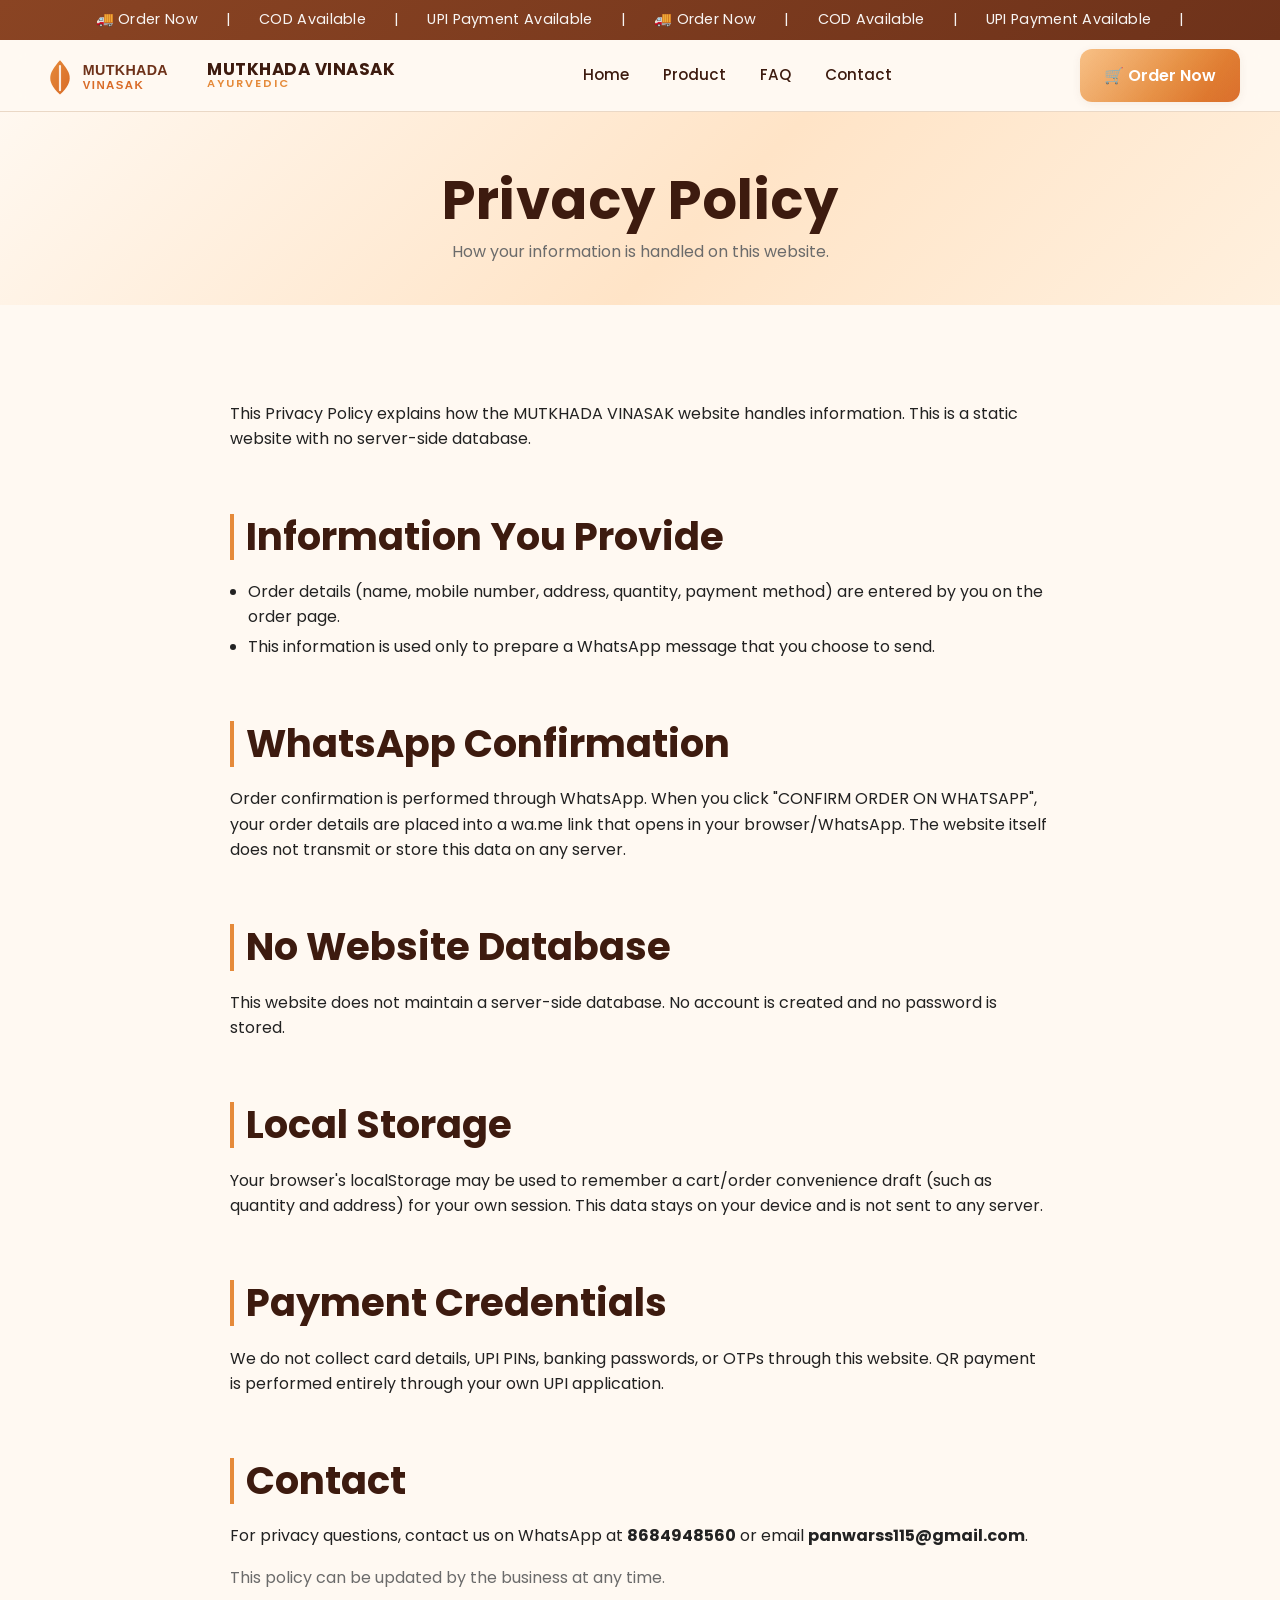
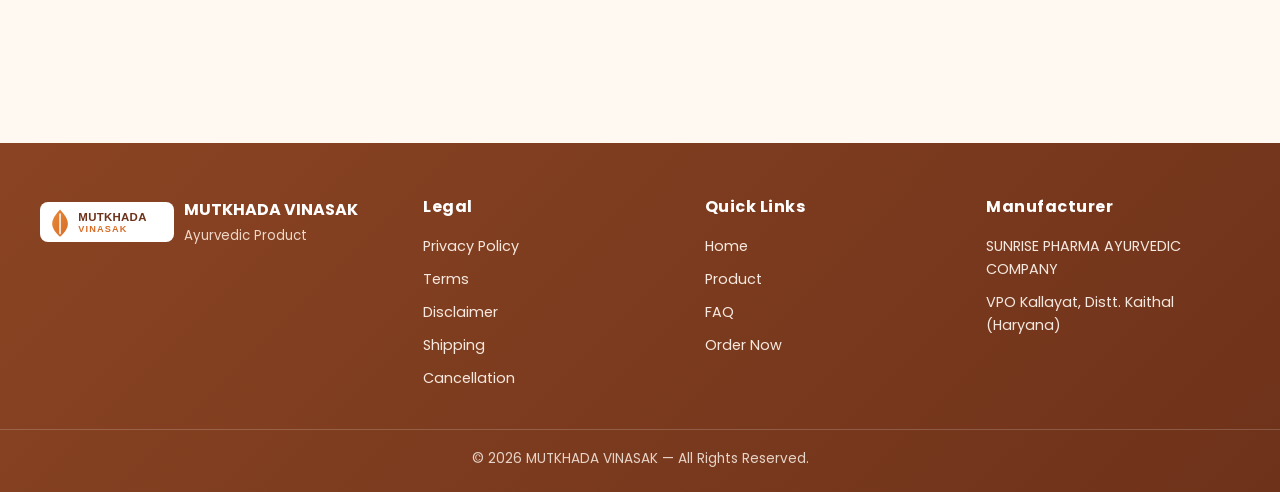
<file: privacy.html>
<!DOCTYPE html>
<html lang="en">
<head>
  <meta charset="UTF-8" />
  <meta name="viewport" content="width=device-width, initial-scale=1.0" />
  <title>Privacy Policy — MUTKHADA VINASAK</title>
  <meta name="description" content="Privacy Policy for the MUTKHADA VINASAK static website." />
  <meta name="robots" content="index, follow" />
  <link rel="canonical" href="https://mutkhada-vinasak.github.io/privacy.html" />
  <link rel="icon" type="image/png" href="./assets/favicon.png" />
  <link href="https://fonts.googleapis.com/css2?family=Poppins:wght@400;500;600;700&display=swap" rel="stylesheet" />
  <link rel="stylesheet" href="./css/style.css" /><link rel="stylesheet" href="./css/responsive.css" /><link rel="stylesheet" href="./css/animations.css" />
</head>
<body>
  <div class="ann-bar"><div class="ann-track"><span>🚚 Order Now</span><span>|</span><span>COD Available</span><span>|</span><span>UPI Payment Available</span><span>|</span><span>🚚 Order Now</span><span>|</span><span>COD Available</span><span>|</span><span>UPI Payment Available</span><span>|</span></div></div>
  <header class="header"><div class="container">
    <a class="brand" href="./index.html"><img src="./assets/logo.svg" alt="Logo" /><span class="brand-text"><b>MUTKHADA VINASAK</b><small>AYURVEDIC</small></span></a>
    <nav class="nav" id="nav" aria-label="Primary"><a href="./index.html">Home</a><a href="./product.html">Product</a><a href="./faq.html">FAQ</a><a href="./contact.html">Contact</a></nav>
    <div class="header-cta"><a class="btn btn-primary" href="./order.html">🛒 Order Now</a></div>
    <button class="hamburger" aria-label="Toggle menu" onclick="document.getElementById('nav').classList.toggle('open')"><span></span><span></span><span></span></button>
  </div></header>
  <section class="page-hero"><div class="container"><h1>Privacy Policy</h1><p>How your information is handled on this website.</p></div></section>
  <section class="section"><div class="container prose">
    <p>This Privacy Policy explains how the MUTKHADA VINASAK website handles information. This is a static website with no server-side database.</p>
    <h2>Information You Provide</h2>
    <ul>
      <li>Order details (name, mobile number, address, quantity, payment method) are entered by you on the order page.</li>
      <li>This information is used only to prepare a WhatsApp message that you choose to send.</li>
    </ul>
    <h2>WhatsApp Confirmation</h2>
    <p>Order confirmation is performed through WhatsApp. When you click "CONFIRM ORDER ON WHATSAPP", your order details are placed into a wa.me link that opens in your browser/WhatsApp. The website itself does not transmit or store this data on any server.</p>
    <h2>No Website Database</h2>
    <p>This website does not maintain a server-side database. No account is created and no password is stored.</p>
    <h2>Local Storage</h2>
    <p>Your browser's localStorage may be used to remember a cart/order convenience draft (such as quantity and address) for your own session. This data stays on your device and is not sent to any server.</p>
    <h2>Payment Credentials</h2>
    <p>We do not collect card details, UPI PINs, banking passwords, or OTPs through this website. QR payment is performed entirely through your own UPI application.</p>
    <h2>Contact</h2>
    <p>For privacy questions, contact us on WhatsApp at <b data-wa-number>8684948560</b> or email <b data-email>panwarss115@gmail.com</b>.</p>
    <p class="muted">This policy can be updated by the business at any time.</p>
  </div></section>
  <footer class="footer"><div class="container footer-grid">
    <div><div class="brand-f"><img src="./assets/logo.svg" alt="Logo" /><div><b style="color:#fff;">MUTKHADA VINASAK</b><br><small style="color:#f0d8c8;">Ayurvedic Product</small></div></div></div>
    <div><h4>Legal</h4><ul><li><a href="./privacy.html">Privacy Policy</a></li><li><a href="./terms.html">Terms</a></li><li><a href="./disclaimer.html">Disclaimer</a></li><li><a href="./shipping.html">Shipping</a></li><li><a href="./cancellation.html">Cancellation</a></li></ul></div>
    <div><h4>Quick Links</h4><ul><li><a href="./index.html">Home</a></li><li><a href="./product.html">Product</a></li><li><a href="./faq.html">FAQ</a></li><li><a href="./order.html">Order Now</a></li></ul></div>
    <div><h4>Manufacturer</h4><ul><li>SUNRISE PHARMA AYURVEDIC COMPANY</li><li>VPO Kallayat, Distt. Kaithal (Haryana)</li></ul></div>
  </div><div class="footer-bottom">© <span id="year">2026</span> MUTKHADA VINASAK — All Rights Reserved.</div></footer>
  <div class="mobile-cta"><div class="mc-info"><b>MUTKHADA VINASAK</b><span data-price>₹1999/-</span></div><a class="btn btn-primary" href="./order.html">ORDER NOW</a></div>
  <script src="./data/product.js"></script><script src="./js/product.js"></script><script src="./js/main.js"></script><script src="./js/whatsapp.js"></script>
</body>
</html>
</file>
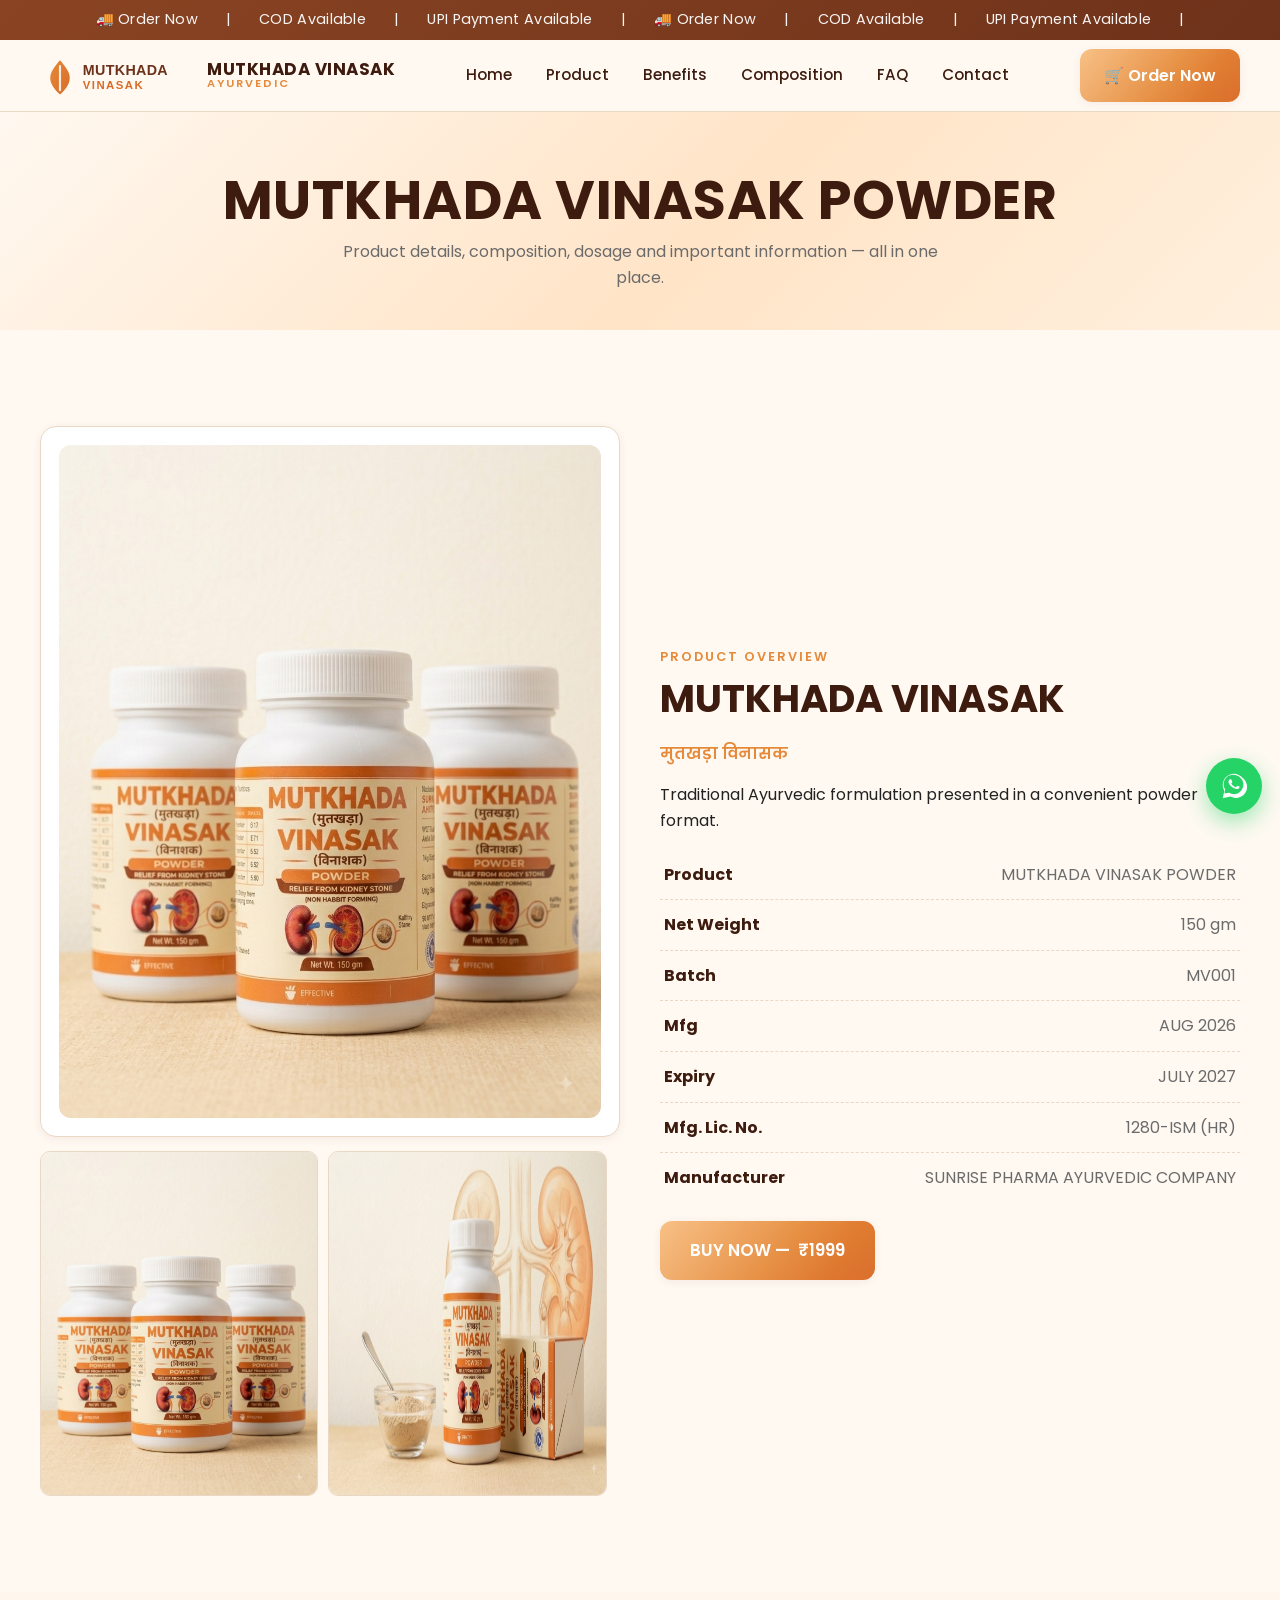
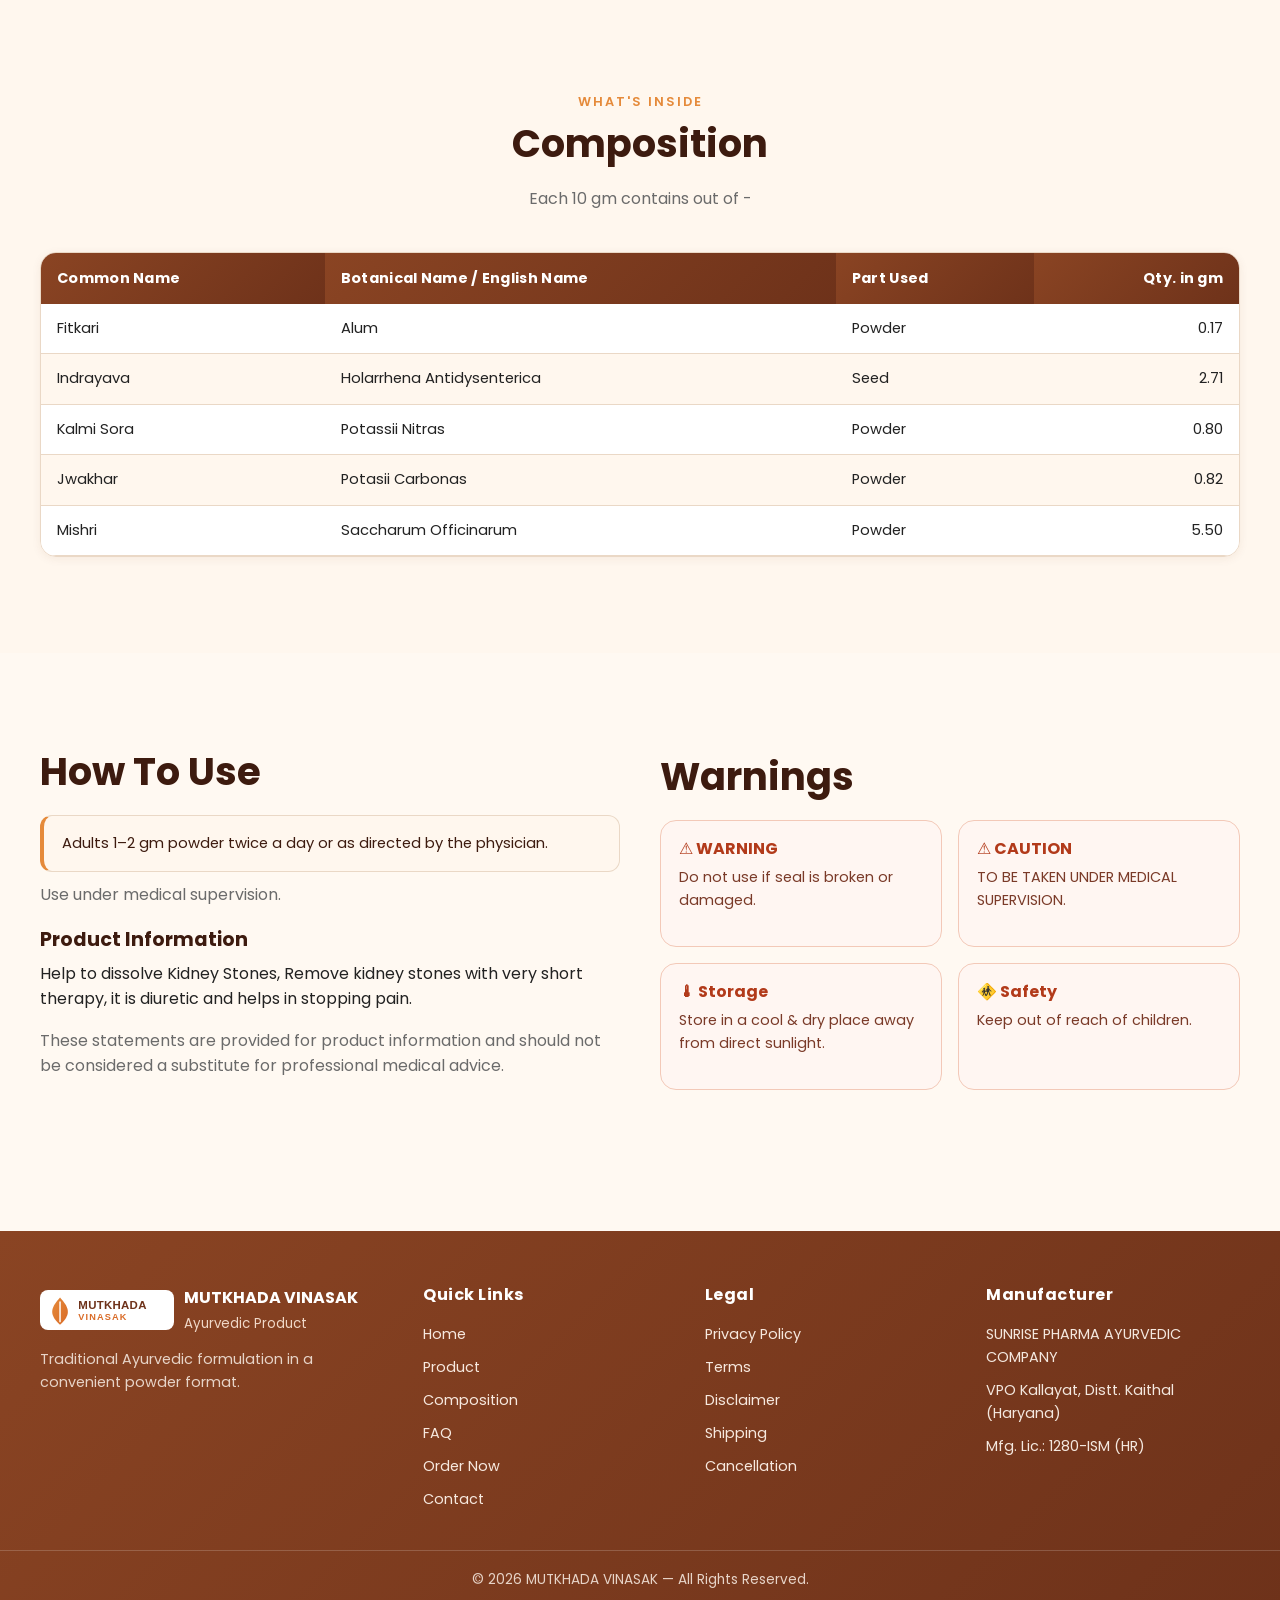
<file: product.html>
<!DOCTYPE html>
<html lang="en">
<head>
  <meta charset="UTF-8" />
  <meta name="viewport" content="width=device-width, initial-scale=1.0" />
  <title>Product — MUTKHADA VINASAK Powder | 150 gm</title>
  <meta name="description" content="MUTKHADA VINASAK POWDER — 150 gm Ayurvedic proprietary medicine. Composition, dosage, warnings and product information." />
  <meta name="robots" content="index, follow" />
  <link rel="canonical" href="https://mutkhada-vinasak.github.io/product.html" />
  <link rel="icon" type="image/png" href="./assets/favicon.png" />
  <link href="https://fonts.googleapis.com/css2?family=Poppins:wght@400;500;600;700&display=swap" rel="stylesheet" />
  <link rel="stylesheet" href="./css/style.css" />
  <link rel="stylesheet" href="./css/responsive.css" />
  <link rel="stylesheet" href="./css/animations.css" />
</head>
<body>
  <div class="ann-bar"><div class="ann-track">
    <span>🚚 Order Now</span><span>|</span><span>COD Available</span><span>|</span><span>UPI Payment Available</span><span>|</span>
    <span>🚚 Order Now</span><span>|</span><span>COD Available</span><span>|</span><span>UPI Payment Available</span><span>|</span>
  </div></div>
  <header class="header">
    <div class="container">
      <a class="brand" href="./index.html"><img src="./assets/logo.svg" alt="Logo" /><span class="brand-text"><b>MUTKHADA VINASAK</b><small>AYURVEDIC</small></span></a>
      <nav class="nav" id="nav" aria-label="Primary">
        <a href="./index.html">Home</a><a href="./product.html">Product</a><a href="./index.html#benefits">Benefits</a>
        <a href="./index.html#composition">Composition</a><a href="./faq.html">FAQ</a><a href="./contact.html">Contact</a>
      </nav>
      <div class="header-cta"><a class="btn btn-primary" href="./order.html">🛒 Order Now</a></div>
      <button class="hamburger" aria-label="Toggle menu" onclick="document.getElementById('nav').classList.toggle('open')"><span></span><span></span><span></span></button>
    </div>
  </header>

  <section class="page-hero">
    <div class="container">
      <h1>MUTKHADA VINASAK POWDER</h1>
      <p>Product details, composition, dosage and important information — all in one place.</p>
    </div>
  </section>

  <section class="section">
    <div class="container">
      <div class="split reveal">
        <div class="gallery" style="display:block;grid-template-columns:1fr;">
          <div class="main-img" style="margin-bottom:14px;"><img src="./assets/product-photo-2.png" alt="Product label" loading="lazy" /></div>
          <div style="display:flex;gap:10px;flex-wrap:wrap;">
            <img src="./assets/product-photo-2.png" alt="Product photo" style="width:48%;border-radius:10px;border:1px solid var(--border);" loading="lazy" />
            <img src="./assets/product-photo-3.png" alt="Product photo" style="width:48%;border-radius:10px;border:1px solid var(--border);" loading="lazy" />
          </div>
        </div>
        <div>
          <span class="eyebrow">Product Overview</span>
          <h2 data-bind="name">MUTKHADA VINASAK</h2>
          <p class="hi" data-bind="nameHi" style="color:var(--primary);font-weight:600;">मुतखड़ा विनासक</p>
          <p data-bind="description">Traditional Ayurvedic formulation presented in a convenient powder format.</p>
          <ul class="spec-list" id="productSpec"></ul>
          <div style="display:flex;gap:12px;margin-top:18px;flex-wrap:wrap;">
            <a class="btn btn-primary btn-lg" href="./order.html">BUY NOW — <span data-price>₹1999/-</span></a>
          </div>
        </div>
      </div>
    </div>
  </section>

  <section class="section" id="composition" style="background:var(--primary-soft);">
    <div class="container">
      <div class="section-title"><span class="eyebrow">What's Inside</span><h2>Composition</h2></div>
      <p class="section-sub" id="compositionBase"></p>
      <div class="table-wrap reveal"><table class="comp">
        <thead><tr><th>Common Name</th><th>Botanical Name / English Name</th><th>Part Used</th><th>Qty. in gm</th></tr></thead>
        <tbody id="compositionBody"></tbody>
      </table></div>
    </div>
  </section>

  <section class="section">
    <div class="container">
      <div class="split reveal">
        <div>
          <h2>How To Use</h2>
          <div class="note-box" data-bind="dosage">Adults 1–2 gm powder twice a day or as directed by the physician.</div>
          <p class="muted" data-bind="dosageNote" style="margin-top:10px;">Use under medical supervision.</p>
          <h3 style="margin-top:20px;">Product Information</h3>
          <p data-bind="benefitsInfo">Help to dissolve Kidney Stones, Remove kidney stones with very short therapy, it is diuretic and helps in stopping pain.</p>
          <p class="muted" data-bind="benefitsNote">These statements are provided for product information and should not be considered a substitute for professional medical advice.</p>
        </div>
        <div>
          <h2>Warnings</h2>
          <div class="warn-grid">
            <div class="warn"><h4>⚠ WARNING</h4><p>Do not use if seal is broken or damaged.</p></div>
            <div class="warn"><h4>⚠ CAUTION</h4><p>TO BE TAKEN UNDER MEDICAL SUPERVISION.</p></div>
            <div class="warn"><h4>🌡 Storage</h4><p>Store in a cool &amp; dry place away from direct sunlight.</p></div>
            <div class="warn"><h4>🚸 Safety</h4><p>Keep out of reach of children.</p></div>
          </div>
        </div>
      </div>
    </div>
  </section>

  <footer class="footer">
    <div class="container footer-grid">
      <div><div class="brand-f"><img src="./assets/logo.svg" alt="Logo" /><div><b style="color:#fff;">MUTKHADA VINASAK</b><br><small style="color:#f0d8c8;">Ayurvedic Product</small></div></div>
        <p style="font-size:.9rem;color:#e7d4c8;">Traditional Ayurvedic formulation in a convenient powder format.</p></div>
      <div><h4>Quick Links</h4><ul><li><a href="./index.html">Home</a></li><li><a href="./product.html">Product</a></li><li><a href="./index.html#composition">Composition</a></li><li><a href="./faq.html">FAQ</a></li><li><a href="./order.html">Order Now</a></li><li><a href="./contact.html">Contact</a></li></ul></div>
      <div><h4>Legal</h4><ul><li><a href="./privacy.html">Privacy Policy</a></li><li><a href="./terms.html">Terms</a></li><li><a href="./disclaimer.html">Disclaimer</a></li><li><a href="./shipping.html">Shipping</a></li><li><a href="./cancellation.html">Cancellation</a></li></ul></div>
      <div><h4>Manufacturer</h4><ul><li>SUNRISE PHARMA AYURVEDIC COMPANY</li><li>VPO Kallayat, Distt. Kaithal (Haryana)</li><li>Mfg. Lic.: 1280-ISM (HR)</li></ul></div>
    </div>
    <div class="footer-bottom">© <span id="year">2026</span> MUTKHADA VINASAK — All Rights Reserved.</div>
  </footer>

  <a class="wa-float" data-wa-link href="#" aria-label="WhatsApp"><svg viewBox="0 0 32 32" fill="currentColor"><path d="M16 3C9.4 3 4 8.4 4 15c0 2.1.6 4.2 1.7 6L4 29l8.1-1.7c1.8 1 3.8 1.5 5.9 1.5 6.6 0 12-5.4 12-12S22.6 3 16 3zm0 21.7c-1.8 0-3.6-.5-5.1-1.4l-.4-.2-4.8 1 1-4.6-.3-.4C5.4 17.6 5 15.8 5 14 5 8.5 9.5 4 15 4s11 4.5 11 10-4.5 10.7-10 10.7zm6-7.9c-.3-.2-1.9-1-2.2-1.1-.3-.1-.5-.2-.7.2-.2.3-.8 1.1-1 1.3-.2.2-.3.2-.6.1-1.8-.9-3-1.6-4.2-3.6-.3-.5.3-.5.9-1.6.1-.2 0-.4 0-.5 0-.1-.7-1.7-1-2.3-.3-.6-.5-.5-.7-.5h-.6c-.2 0-.5.1-.8.4-.3.3-1 .9-1 2.3 0 1.3 1 2.6 1.1 2.8.1.2 2 3 4.9 4.2 1.8.8 2.5.9 3.4.8.5-.1 1.9-.8 2.2-1.5.3-.8.3-1.4.2-1.5-.1-.2-.3-.2-.6-.4z"/></svg><span class="tip">Order / Support on WhatsApp</span></a>
  <div class="mobile-cta"><div class="mc-info"><b>MUTKHADA VINASAK</b><span data-price>₹1999/-</span></div><a class="btn btn-primary" href="./order.html">ORDER NOW</a></div>

  <script src="./data/product.js"></script>
  <script src="./js/product.js"></script>
  <script src="./js/main.js"></script>
  <script src="./js/whatsapp.js"></script>
</body>
</html>
</file>
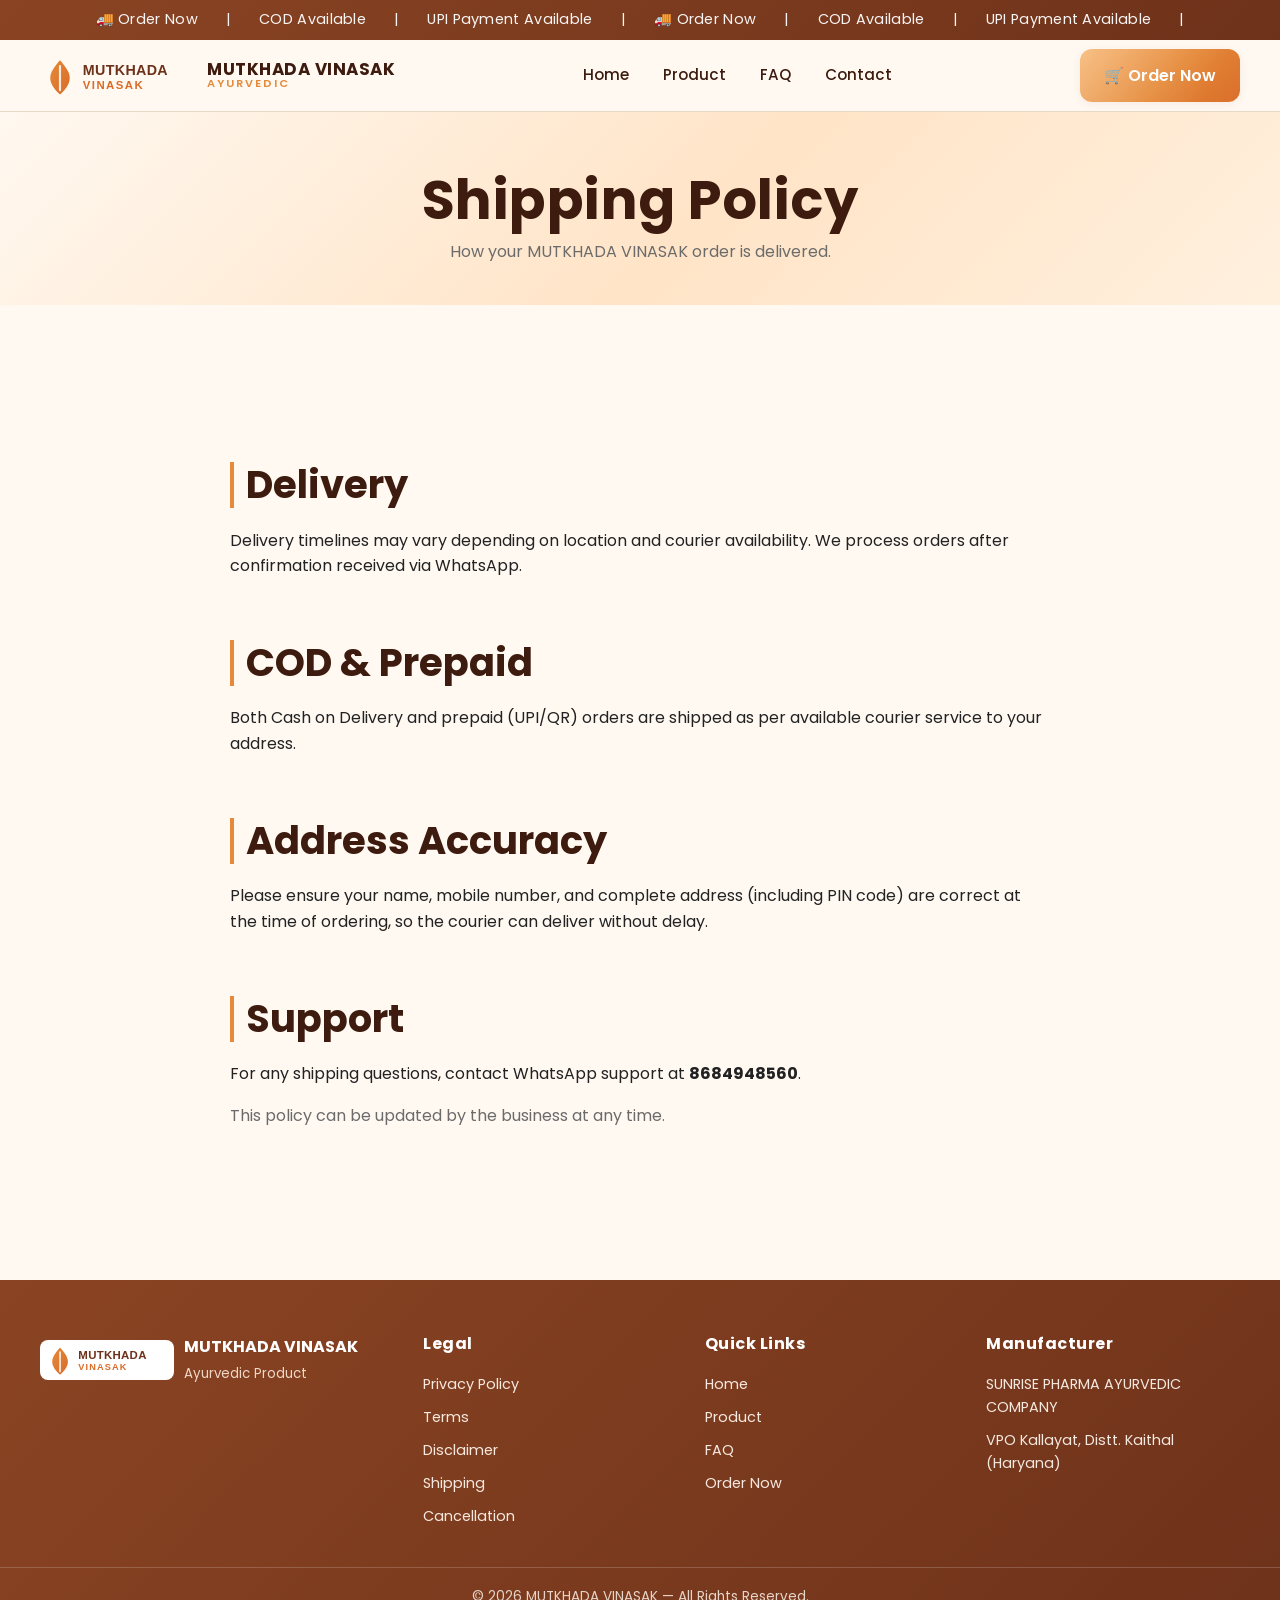
<file: shipping.html>
<!DOCTYPE html>
<html lang="en">
<head>
  <meta charset="UTF-8" />
  <meta name="viewport" content="width=device-width, initial-scale=1.0" />
  <title>Shipping Policy — MUTKHADA VINASAK</title>
  <meta name="description" content="Shipping information for MUTKHADA VINASAK orders." />
  <meta name="robots" content="index, follow" />
  <link rel="canonical" href="https://mutkhada-vinasak.github.io/shipping.html" />
  <link rel="icon" type="image/png" href="./assets/favicon.png" />
  <link href="https://fonts.googleapis.com/css2?family=Poppins:wght@400;500;600;700&display=swap" rel="stylesheet" />
  <link rel="stylesheet" href="./css/style.css" /><link rel="stylesheet" href="./css/responsive.css" /><link rel="stylesheet" href="./css/animations.css" />
</head>
<body>
  <div class="ann-bar"><div class="ann-track"><span>🚚 Order Now</span><span>|</span><span>COD Available</span><span>|</span><span>UPI Payment Available</span><span>|</span><span>🚚 Order Now</span><span>|</span><span>COD Available</span><span>|</span><span>UPI Payment Available</span><span>|</span></div></div>
  <header class="header"><div class="container">
    <a class="brand" href="./index.html"><img src="./assets/logo.svg" alt="Logo" /><span class="brand-text"><b>MUTKHADA VINASAK</b><small>AYURVEDIC</small></span></a>
    <nav class="nav" id="nav" aria-label="Primary"><a href="./index.html">Home</a><a href="./product.html">Product</a><a href="./faq.html">FAQ</a><a href="./contact.html">Contact</a></nav>
    <div class="header-cta"><a class="btn btn-primary" href="./order.html">🛒 Order Now</a></div>
    <button class="hamburger" aria-label="Toggle menu" onclick="document.getElementById('nav').classList.toggle('open')"><span></span><span></span><span></span></button>
  </div></header>
  <section class="page-hero"><div class="container"><h1>Shipping Policy</h1><p>How your MUTKHADA VINASAK order is delivered.</p></div></section>
  <section class="section"><div class="container prose">
<h2>Delivery</h2>
<p>Delivery timelines may vary depending on location and courier availability. We process orders after confirmation received via WhatsApp.</p>
<h2>COD &amp; Prepaid</h2>
<p>Both Cash on Delivery and prepaid (UPI/QR) orders are shipped as per available courier service to your address.</p>
<h2>Address Accuracy</h2>
<p>Please ensure your name, mobile number, and complete address (including PIN code) are correct at the time of ordering, so the courier can deliver without delay.</p>
<h2>Support</h2>
<p>For any shipping questions, contact WhatsApp support at <b data-wa-number>8684948560</b>.</p>
<p class="muted">This policy can be updated by the business at any time.</p>  </div></section>
  <footer class="footer"><div class="container footer-grid">
    <div><div class="brand-f"><img src="./assets/logo.svg" alt="Logo" /><div><b style="color:#fff;">MUTKHADA VINASAK</b><br><small style="color:#f0d8c8;">Ayurvedic Product</small></div></div></div>
    <div><h4>Legal</h4><ul><li><a href="./privacy.html">Privacy Policy</a></li><li><a href="./terms.html">Terms</a></li><li><a href="./disclaimer.html">Disclaimer</a></li><li><a href="./shipping.html">Shipping</a></li><li><a href="./cancellation.html">Cancellation</a></li></ul></div>
    <div><h4>Quick Links</h4><ul><li><a href="./index.html">Home</a></li><li><a href="./product.html">Product</a></li><li><a href="./faq.html">FAQ</a></li><li><a href="./order.html">Order Now</a></li></ul></div>
    <div><h4>Manufacturer</h4><ul><li>SUNRISE PHARMA AYURVEDIC COMPANY</li><li>VPO Kallayat, Distt. Kaithal (Haryana)</li></ul></div>
  </div><div class="footer-bottom">© <span id="year">2026</span> MUTKHADA VINASAK — All Rights Reserved.</div></footer>
  <div class="mobile-cta"><div class="mc-info"><b>MUTKHADA VINASAK</b><span data-price>₹1999/-</span></div><a class="btn btn-primary" href="./order.html">ORDER NOW</a></div>
  <script src="./data/product.js"></script><script src="./js/product.js"></script><script src="./js/main.js"></script><script src="./js/whatsapp.js"></script>
</body>
</html>
</file>
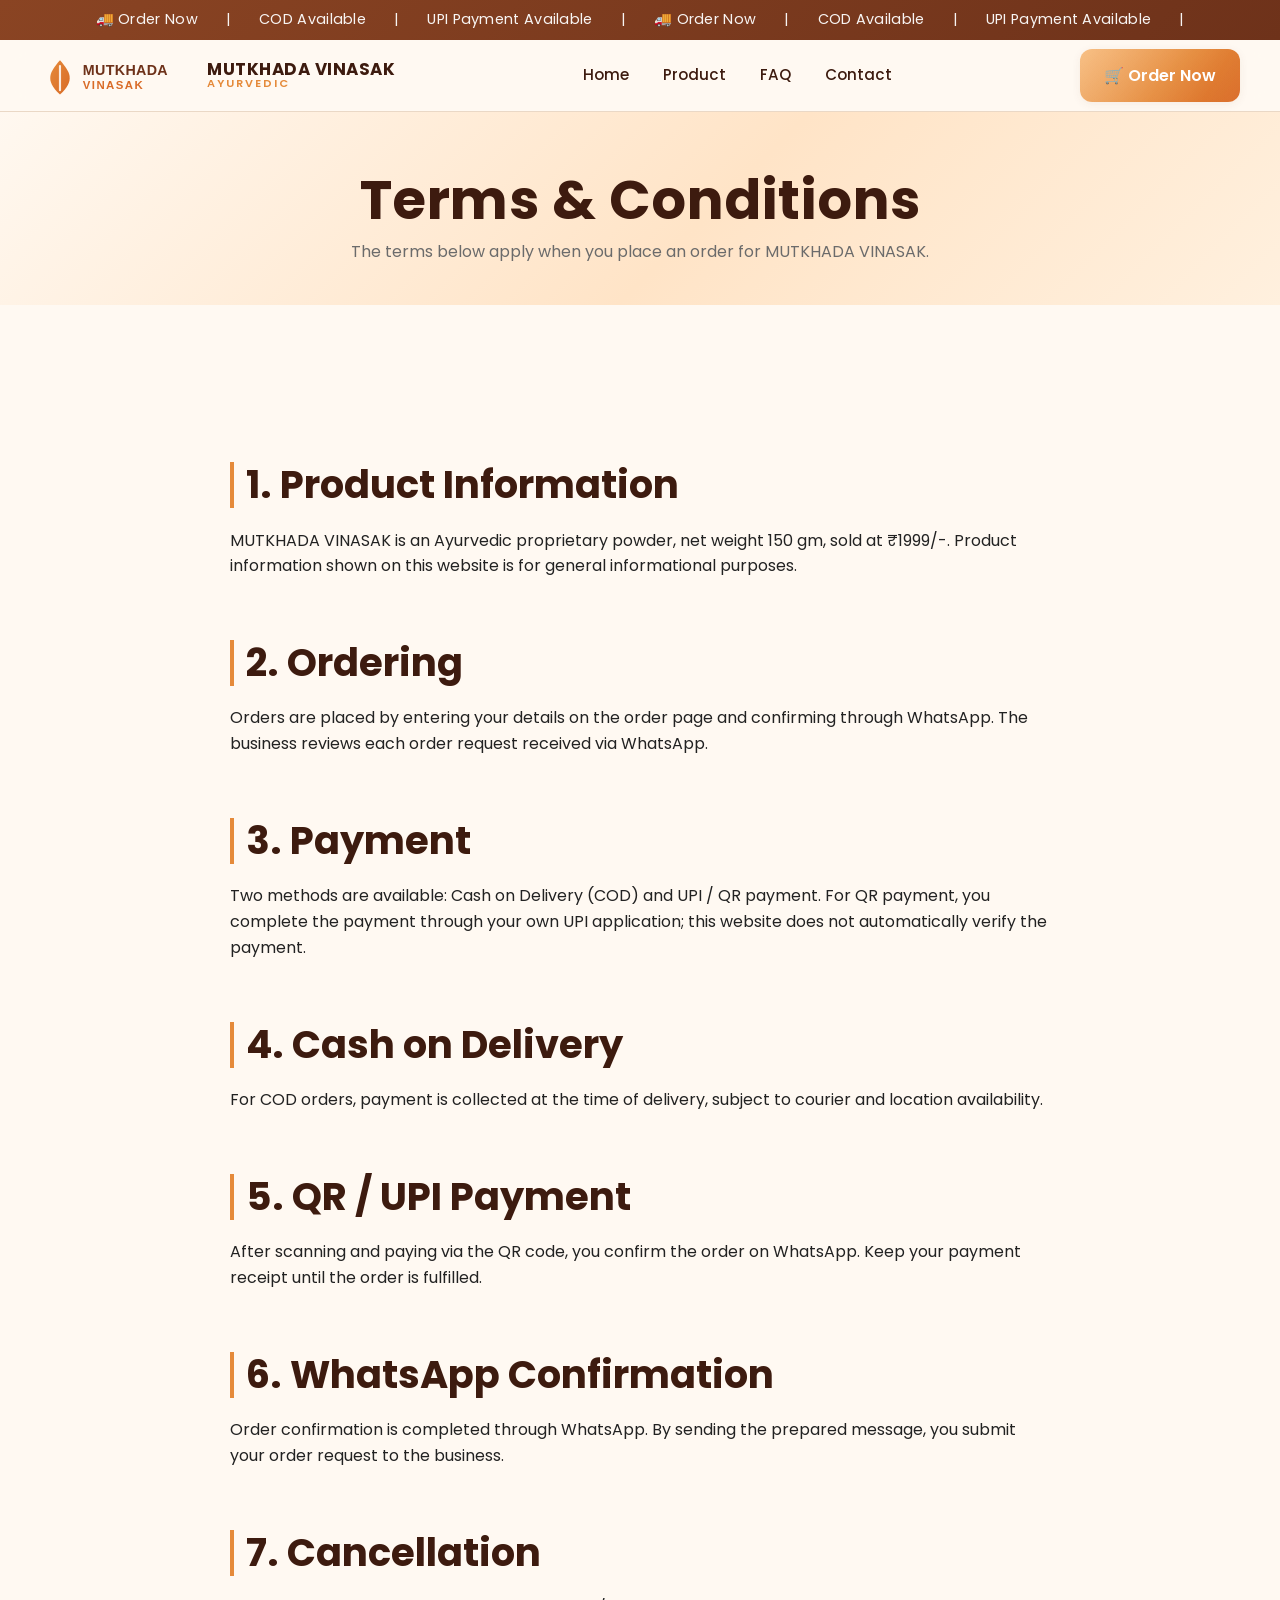
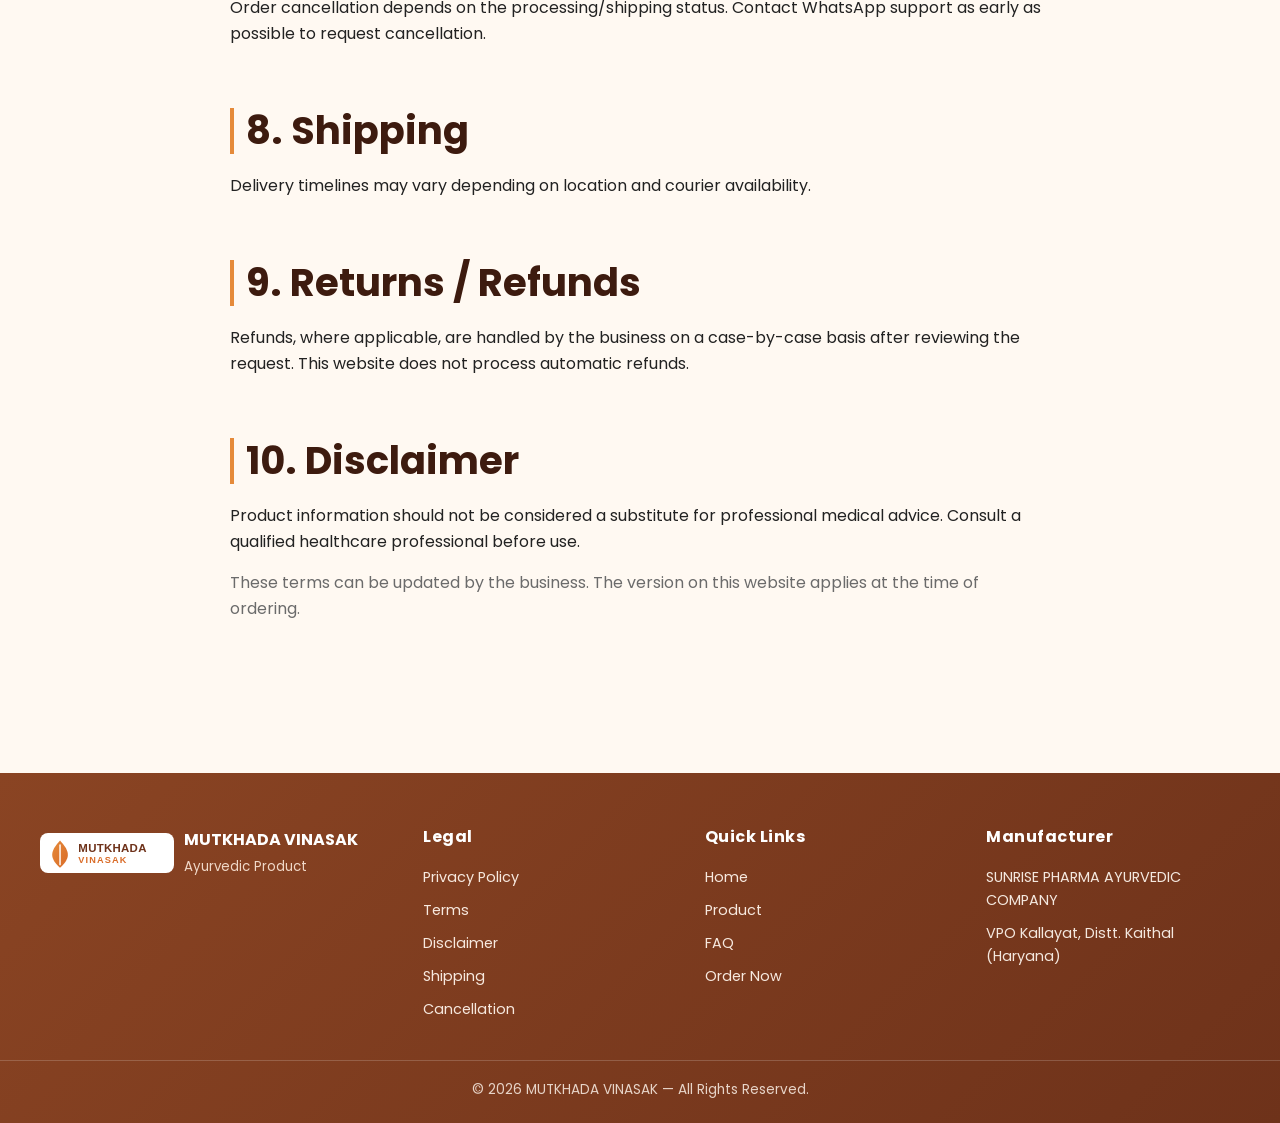
<file: terms.html>
<!DOCTYPE html>
<html lang="en">
<head>
  <meta charset="UTF-8" />
  <meta name="viewport" content="width=device-width, initial-scale=1.0" />
  <title>Terms & Conditions — MUTKHADA VINASAK</title>
  <meta name="description" content="Terms and Conditions for ordering MUTKHADA VINASAK Powder." />
  <meta name="robots" content="index, follow" />
  <link rel="canonical" href="https://mutkhada-vinasak.github.io/terms.html" />
  <link rel="icon" type="image/png" href="./assets/favicon.png" />
  <link href="https://fonts.googleapis.com/css2?family=Poppins:wght@400;500;600;700&display=swap" rel="stylesheet" />
  <link rel="stylesheet" href="./css/style.css" /><link rel="stylesheet" href="./css/responsive.css" /><link rel="stylesheet" href="./css/animations.css" />
</head>
<body>
  <div class="ann-bar"><div class="ann-track"><span>🚚 Order Now</span><span>|</span><span>COD Available</span><span>|</span><span>UPI Payment Available</span><span>|</span><span>🚚 Order Now</span><span>|</span><span>COD Available</span><span>|</span><span>UPI Payment Available</span><span>|</span></div></div>
  <header class="header"><div class="container">
    <a class="brand" href="./index.html"><img src="./assets/logo.svg" alt="Logo" /><span class="brand-text"><b>MUTKHADA VINASAK</b><small>AYURVEDIC</small></span></a>
    <nav class="nav" id="nav" aria-label="Primary"><a href="./index.html">Home</a><a href="./product.html">Product</a><a href="./faq.html">FAQ</a><a href="./contact.html">Contact</a></nav>
    <div class="header-cta"><a class="btn btn-primary" href="./order.html">🛒 Order Now</a></div>
    <button class="hamburger" aria-label="Toggle menu" onclick="document.getElementById('nav').classList.toggle('open')"><span></span><span></span><span></span></button>
  </div></header>
  <section class="page-hero"><div class="container"><h1>Terms &amp; Conditions</h1><p>The terms below apply when you place an order for MUTKHADA VINASAK.</p></div></section>
  <section class="section"><div class="container prose">
<h2>1. Product Information</h2>
<p>MUTKHADA VINASAK is an Ayurvedic proprietary powder, net weight 150 gm, sold at ₹1999/-. Product information shown on this website is for general informational purposes.</p>
<h2>2. Ordering</h2>
<p>Orders are placed by entering your details on the order page and confirming through WhatsApp. The business reviews each order request received via WhatsApp.</p>
<h2>3. Payment</h2>
<p>Two methods are available: Cash on Delivery (COD) and UPI / QR payment. For QR payment, you complete the payment through your own UPI application; this website does not automatically verify the payment.</p>
<h2>4. Cash on Delivery</h2>
<p>For COD orders, payment is collected at the time of delivery, subject to courier and location availability.</p>
<h2>5. QR / UPI Payment</h2>
<p>After scanning and paying via the QR code, you confirm the order on WhatsApp. Keep your payment receipt until the order is fulfilled.</p>
<h2>6. WhatsApp Confirmation</h2>
<p>Order confirmation is completed through WhatsApp. By sending the prepared message, you submit your order request to the business.</p>
<h2>7. Cancellation</h2>
<p>Order cancellation depends on the processing/shipping status. Contact WhatsApp support as early as possible to request cancellation.</p>
<h2>8. Shipping</h2>
<p>Delivery timelines may vary depending on location and courier availability.</p>
<h2>9. Returns / Refunds</h2>
<p>Refunds, where applicable, are handled by the business on a case-by-case basis after reviewing the request. This website does not process automatic refunds.</p>
<h2>10. Disclaimer</h2>
<p>Product information should not be considered a substitute for professional medical advice. Consult a qualified healthcare professional before use.</p>
<p class="muted">These terms can be updated by the business. The version on this website applies at the time of ordering.</p>  </div></section>
  <footer class="footer"><div class="container footer-grid">
    <div><div class="brand-f"><img src="./assets/logo.svg" alt="Logo" /><div><b style="color:#fff;">MUTKHADA VINASAK</b><br><small style="color:#f0d8c8;">Ayurvedic Product</small></div></div></div>
    <div><h4>Legal</h4><ul><li><a href="./privacy.html">Privacy Policy</a></li><li><a href="./terms.html">Terms</a></li><li><a href="./disclaimer.html">Disclaimer</a></li><li><a href="./shipping.html">Shipping</a></li><li><a href="./cancellation.html">Cancellation</a></li></ul></div>
    <div><h4>Quick Links</h4><ul><li><a href="./index.html">Home</a></li><li><a href="./product.html">Product</a></li><li><a href="./faq.html">FAQ</a></li><li><a href="./order.html">Order Now</a></li></ul></div>
    <div><h4>Manufacturer</h4><ul><li>SUNRISE PHARMA AYURVEDIC COMPANY</li><li>VPO Kallayat, Distt. Kaithal (Haryana)</li></ul></div>
  </div><div class="footer-bottom">© <span id="year">2026</span> MUTKHADA VINASAK — All Rights Reserved.</div></footer>
  <div class="mobile-cta"><div class="mc-info"><b>MUTKHADA VINASAK</b><span data-price>₹1999/-</span></div><a class="btn btn-primary" href="./order.html">ORDER NOW</a></div>
  <script src="./data/product.js"></script><script src="./js/product.js"></script><script src="./js/main.js"></script><script src="./js/whatsapp.js"></script>
</body>
</html>
</file>
<file: css/style.css>
/* =========================================================================
   MUTKHADA VINASAK — style.css
   Premium Ayurvedic single-product e-commerce (static, GitHub Pages ready)
   ========================================================================= */

:root {
  /* Color system (per spec) */
  --primary: #E58A3A;
  --primary-light: #FFF0DE;
  --primary-soft: #FFF7EE;
  --brown: #6E321A;
  --brown-dark: #3D1B0F;
  --cream: #FFF9F2;
  --text: #222222;
  --muted: #6B6B6B;
  --white: #FFFFFF;
  --border: #EAD8C6;

  /* gradients */
  --grad-hero: linear-gradient(135deg, #FFF8F0 0%, #FFE4C7 55%, #FFF0DE 100%);
  --grad-primary: linear-gradient(135deg, #F6B26B 0%, #E58A3A 55%, #D96B27 100%);
  --grad-brown: linear-gradient(135deg, #8A4423 0%, #6E321A 100%);

  /* layout */
  --maxw: 1240px;
  --radius: 16px;
  --radius-sm: 12px;
  --btn-radius: 12px;
  --shadow-sm: 0 2px 10px rgba(110,50,26,.07);
  --shadow: 0 10px 30px rgba(110,50,26,.10);
  --shadow-lg: 0 22px 60px rgba(110,50,26,.16);

  --font: 'Poppins', 'Segoe UI', system-ui, -apple-system, 'Helvetica Neue', Arial, sans-serif;
  --header-h: 72px;
  --ann-h: 40px;
}

* { box-sizing: border-box; }
html { scroll-behavior: smooth; scroll-padding-top: calc(var(--header-h) + 12px); }
body {
  margin: 0;
  font-family: var(--font);
  color: var(--text);
  background: var(--cream);
  line-height: 1.6;
  -webkit-font-smoothing: antialiased;
  overflow-x: hidden;
}
h1, h2, h3, h4 { color: var(--brown-dark); line-height: 1.2; margin: 0 0 .5em; font-weight: 700; }
h1 { font-size: clamp(2rem, 5vw, 3.4rem); letter-spacing: .5px; }
h2 { font-size: clamp(1.6rem, 3.5vw, 2.4rem); }
h3 { font-size: 1.2rem; }
p { margin: 0 0 1rem; color: var(--text); }
a { color: var(--brown); text-decoration: none; }
img { max-width: 100%; display: block; }
ul { margin: 0; padding-left: 1.1rem; }
.container { width: 100%; max-width: var(--maxw); margin: 0 auto; padding: 0 20px; }
.text-center { text-align: center; }
.muted { color: var(--muted); }
.section { padding: clamp(48px, 8vw, 96px) 0; }
.section-title { text-align: center; margin-bottom: 12px; }
.section-sub { text-align: center; color: var(--muted); max-width: 640px; margin: 0 auto 40px; }

/* ---------- Buttons ---------- */
.btn {
  display: inline-flex; align-items: center; justify-content: center; gap: 8px;
  font-family: var(--font); font-weight: 600; font-size: 1rem;
  padding: 14px 24px; border-radius: var(--btn-radius); border: none; cursor: pointer;
  transition: transform .18s ease, box-shadow .18s ease, background .18s ease, color .18s ease;
  text-align: center; white-space: nowrap;
}
.btn-primary { background: var(--grad-primary); color: #fff; box-shadow: var(--shadow-sm); }
.btn-primary:hover { transform: translateY(-2px); box-shadow: var(--shadow); }
.btn-brown { background: var(--grad-brown); color: #fff; }
.btn-brown:hover { transform: translateY(-2px); box-shadow: var(--shadow); }
.btn-outline { background: #fff; color: var(--brown); border: 2px solid var(--primary); }
.btn-outline:hover { background: var(--primary-soft); transform: translateY(-2px); }
.btn-ghost { background: transparent; color: var(--brown); border: 2px solid var(--border); }
.btn-ghost:hover { border-color: var(--primary); background: var(--primary-soft); }
.btn-block { width: 100%; }
.btn-lg { padding: 16px 30px; font-size: 1.05rem; }
.btn:disabled { opacity: .6; cursor: not-allowed; transform: none; }

/* pulse for primary CTA */
@keyframes softPulse {
  0%, 100% { box-shadow: 0 0 0 0 rgba(229,138,58,.45); }
  50% { box-shadow: 0 0 0 12px rgba(229,138,58,0); }
}
.pulse { animation: softPulse 2.4s ease-in-out infinite; }

/* ---------- Announcement bar ---------- */
.ann-bar {
  background: var(--grad-brown); color: #fff; height: var(--ann-h);
  display: flex; align-items: center; justify-content: center; font-size: .9rem;
  letter-spacing: .3px; position: relative; z-index: 60; overflow: hidden;
}
.ann-bar .ann-track { display: inline-flex; gap: 28px; white-space: nowrap; animation: annScroll 22s linear infinite; }
.ann-bar .ann-track span { opacity: .95; }
@keyframes annScroll { 0% { transform: translateX(0); } 100% { transform: translateX(-50%); } }
@media (prefers-reduced-motion: reduce) { .ann-bar .ann-track { animation: none; } }

/* ---------- Header ---------- */
.header {
  position: sticky; top: 0; z-index: 55; height: var(--header-h);
  background: rgba(255,249,242,.82); backdrop-filter: blur(12px);
  border-bottom: 1px solid var(--border); transition: box-shadow .25s ease;
}
.header.scrolled { box-shadow: var(--shadow-sm); }
.header .container { display: flex; align-items: center; justify-content: space-between; height: 100%; gap: 16px; }
.brand { display: flex; align-items: center; gap: 10px; }
.brand img { height: 40px; width: auto; }
.brand .brand-text { line-height: 1; }
.brand .brand-text b { color: var(--brown-dark); font-size: 1.05rem; letter-spacing: .5px; }
.brand .brand-text small { display: block; color: var(--primary); font-size: .7rem; letter-spacing: 2px; font-weight: 600; }
.nav { display: flex; gap: 6px; align-items: center; }
.nav a {
  padding: 8px 14px; border-radius: 10px; color: var(--brown-dark); font-weight: 500; font-size: .95rem;
  transition: background .18s ease, color .18s ease;
}
.nav a:hover { background: var(--primary-soft); color: var(--primary); }
.header-cta { display: flex; align-items: center; gap: 10px; }
.hamburger { display: none; background: none; border: none; cursor: pointer; padding: 8px; }
.hamburger span { display: block; width: 24px; height: 2.5px; background: var(--brown-dark); margin: 5px 0; border-radius: 2px; transition: .25s; }

/* ---------- Hero ---------- */
.hero { background: var(--grad-hero); padding: clamp(40px, 6vw, 80px) 0; position: relative; overflow: hidden; }
.hero::before {
  content: ""; position: absolute; right: -120px; top: -120px; width: 420px; height: 420px;
  background: radial-gradient(circle, rgba(246,178,107,.35), transparent 70%); border-radius: 50%; pointer-events: none;
}
.hero-grid { display: grid; grid-template-columns: 1.05fr .95fr; gap: 40px; align-items: center; }
.hero-badge {
  display: inline-block; background: #fff; color: var(--brown); border: 1px solid var(--border);
  padding: 6px 14px; border-radius: 999px; font-size: .8rem; font-weight: 600; letter-spacing: .5px; margin-bottom: 18px;
}
.hero h1 { margin-bottom: 4px; }
.hero .hi { color: var(--primary); font-size: clamp(1.3rem, 2.5vw, 1.8rem); font-weight: 600; margin-bottom: 14px; }
.hero .sub { letter-spacing: 3px; color: var(--brown); font-weight: 600; font-size: .95rem; }
.hero p.desc { color: var(--muted); max-width: 440px; margin: 16px 0 22px; }
.hero-meta { display: flex; gap: 22px; margin: 18px 0 26px; flex-wrap: wrap; }
.hero-meta .m { display: flex; flex-direction: column; }
.hero-meta .m b { color: var(--brown-dark); font-size: 1.3rem; }
.hero-meta .m span { color: var(--muted); font-size: .85rem; }
.hero-actions { display: flex; gap: 14px; flex-wrap: wrap; }

.hero-media { position: relative; display: flex; justify-content: center; align-items: center; }
.hero-media .glow {
  position: absolute; width: 78%; height: 78%; border-radius: 50%;
  background: radial-gradient(circle, rgba(229,138,58,.28), transparent 65%); filter: blur(8px);
}
.hero-media .bottle {
  position: relative; width: min(360px, 80%); border-radius: 22px; background: #fff;
  padding: 14px; box-shadow: var(--shadow-lg); animation: floaty 6s ease-in-out infinite;
}
@keyframes floaty { 0%,100% { transform: translateY(0); } 50% { transform: translateY(-14px); } }
.hero-media .bottle img { border-radius: 14px; }

/* ---------- Product card ---------- */
.card {
  background: #fff; border: 1px solid var(--border); border-radius: var(--radius);
  box-shadow: var(--shadow-sm); padding: 22px; transition: transform .22s ease, box-shadow .22s ease;
}
.card.hoverable:hover { transform: translateY(-6px); box-shadow: var(--shadow); }
.product-card { text-align: center; }
.product-card .pc-img { background: var(--primary-soft); border-radius: var(--radius-sm); padding: 16px; overflow: hidden; }
.product-card .pc-img img { border-radius: 10px; transition: transform .3s ease; }
.product-card:hover .pc-img img { transform: scale(1.03); }
.product-card h3 { margin: 16px 0 4px; }
.product-card .pc-w { color: var(--muted); font-size: .9rem; }
.product-card .pc-price { font-size: 1.5rem; font-weight: 700; color: var(--brown); margin: 8px 0; }
.product-card .pc-chips { display: flex; gap: 6px; justify-content: center; flex-wrap: wrap; margin: 10px 0 16px; }

.chip { display: inline-flex; align-items: center; gap: 5px; font-size: .76rem; font-weight: 600; color: var(--brown);
  background: var(--primary-soft); border: 1px solid var(--border); padding: 4px 10px; border-radius: 999px; }

/* ---------- Trust / feature cards ---------- */
.feature-grid { display: grid; grid-template-columns: repeat(auto-fit, minmax(200px,1fr)); gap: 18px; }
.feature {
  display: flex; gap: 14px; align-items: flex-start; background: #fff; border: 1px solid var(--border);
  border-radius: var(--radius); padding: 18px; box-shadow: var(--shadow-sm);
}
.feature .ic { flex: 0 0 42px; height: 42px; border-radius: 12px; background: var(--grad-primary); color: #fff;
  display: flex; align-items: center; justify-content: center; font-size: 1.2rem; font-weight: 700; }
.feature h4 { margin: 0 0 2px; font-size: 1rem; color: var(--brown-dark); }
.feature p { margin: 0; font-size: .85rem; color: var(--muted); }

/* ---------- Section heading with divider ---------- */
.eyebrow { display: inline-block; color: var(--primary); font-weight: 600; letter-spacing: 2px; font-size: .8rem; text-transform: uppercase; margin-bottom: 8px; }

/* ---------- Generic two-column ---------- */
.split { display: grid; grid-template-columns: 1fr 1fr; gap: 40px; align-items: center; }
.spec-list { list-style: none; padding: 0; margin: 0; }
.spec-list li { display: flex; justify-content: space-between; gap: 16px; padding: 12px 4px; border-bottom: 1px dashed var(--border); }
.spec-list li:last-child { border-bottom: none; }
.spec-list li b { color: var(--brown-dark); }
.spec-list li span { color: var(--muted); text-align: right; }

/* ---------- Composition table ---------- */
.table-wrap { overflow-x: auto; border-radius: var(--radius); border: 1px solid var(--border); box-shadow: var(--shadow-sm); }
table.comp { width: 100%; border-collapse: collapse; min-width: 560px; background: #fff; }
table.comp th { background: var(--grad-brown); color: #fff; text-align: left; padding: 14px 16px; font-size: .9rem; letter-spacing: .3px; }
table.comp td { padding: 13px 16px; border-bottom: 1px solid var(--border); font-size: .92rem; }
table.comp tbody tr:nth-child(even) { background: var(--primary-soft); }
table.comp tbody tr:hover { background: var(--primary-light); }
table.comp td:last-child, table.comp th:last-child { text-align: right; font-variant-numeric: tabular-nums; }

/* ---------- Benefits / info ---------- */
.note-box { background: var(--primary-soft); border: 1px solid var(--border); border-left: 4px solid var(--primary);
  border-radius: var(--radius-sm); padding: 16px 18px; color: var(--brown-dark); font-size: .92rem; }

/* ---------- Warnings ---------- */
.warn-grid { display: grid; grid-template-columns: repeat(auto-fit, minmax(220px,1fr)); gap: 16px; }
.warn { background: #FFF6F2; border: 1px solid #F3C9B8; border-radius: var(--radius); padding: 18px; }
.warn h4 { color: #B23A1A; display: flex; align-items: center; gap: 8px; margin-bottom: 8px; }
.warn p, .warn li { color: #7A3A28; font-size: .9rem; }

/* ---------- Gallery ---------- */
.gallery { display: grid; grid-template-columns: 90px 1fr; gap: 18px; align-items: start; }
.gallery .thumbs { display: flex; flex-direction: column; gap: 10px; }
.gallery .thumbs img { width: 100%; border-radius: 10px; border: 2px solid var(--border); cursor: pointer; transition: border-color .2s; }
.gallery .thumbs img.active { border-color: var(--primary); }
.gallery .main-img { background: #fff; border: 1px solid var(--border); border-radius: var(--radius); padding: 18px; box-shadow: var(--shadow-sm); cursor: zoom-in; }
.gallery .main-img img { border-radius: 12px; width: 100%; }

/* lightbox */
.lightbox { position: fixed; inset: 0; background: rgba(61,27,15,.9); display: none; align-items: center; justify-content: center; z-index: 200; padding: 30px; }
.lightbox.open { display: flex; }
.lightbox img { max-width: 92%; max-height: 88%; border-radius: 12px; box-shadow: var(--shadow-lg); }
.lightbox .close { position: absolute; top: 18px; right: 22px; color: #fff; font-size: 2rem; cursor: pointer; background: none; border: none; }

/* ---------- Steps ---------- */
.steps { display: grid; grid-template-columns: repeat(4, 1fr); gap: 18px; }
.step { background: #fff; border: 1px solid var(--border); border-radius: var(--radius); padding: 24px 18px; text-align: center; box-shadow: var(--shadow-sm); position: relative; }
.step .num { width: 46px; height: 46px; margin: 0 auto 14px; border-radius: 50%; background: var(--grad-primary); color: #fff; font-weight: 700; font-size: 1.2rem; display: flex; align-items: center; justify-content: center; }
.step h4 { margin: 0 0 6px; font-size: 1.05rem; }
.step p { margin: 0; color: var(--muted); font-size: .9rem; }

/* ---------- Payment option cards ---------- */
.pay-grid { display: grid; grid-template-columns: 1fr 1fr; gap: 22px; }
.pay-card { background: #fff; border: 1px solid var(--border); border-radius: var(--radius); padding: 26px; box-shadow: var(--shadow-sm); }
.pay-card h3 { display: flex; align-items: center; gap: 10px; }
.pay-card .pay-ic { width: 40px; height: 40px; border-radius: 12px; background: var(--grad-primary); color: #fff; display: flex; align-items: center; justify-content: center; font-size: 1.2rem; }
.qr-box { background: var(--primary-soft); border-radius: var(--radius-sm); padding: 22px; text-align: center; margin-top: 18px; }
.qr-box img { width: min(260px, 70%); margin: 0 auto; border-radius: 10px; background: #fff; padding: 10px; border: 1px solid var(--border); }
.qr-amount { font-size: 1.6rem; font-weight: 700; color: var(--brown); margin: 12px 0 4px; }

/* ---------- FAQ accordion ---------- */
.faq { max-width: 820px; margin: 0 auto; }
.faq-item { background: #fff; border: 1px solid var(--border); border-radius: var(--radius-sm); margin-bottom: 12px; overflow: hidden; }
.faq-q { width: 100%; text-align: left; background: none; border: none; cursor: pointer; padding: 18px 20px; font-size: 1rem; font-weight: 600; color: var(--brown-dark); display: flex; justify-content: space-between; align-items: center; gap: 12px; }
.faq-q .plus { color: var(--primary); font-size: 1.4rem; transition: transform .25s; }
.faq-item.open .faq-q .plus { transform: rotate(45deg); }
.faq-a { max-height: 0; overflow: hidden; transition: max-height .3s ease; }
.faq-a p { padding: 0 20px 18px; margin: 0; color: var(--muted); }

/* ---------- Contact ---------- */
.contact-grid { display: grid; grid-template-columns: 1fr 1fr; gap: 30px; }
.contact-card { background: #fff; border: 1px solid var(--border); border-radius: var(--radius); padding: 26px; box-shadow: var(--shadow-sm); }
.contact-row { display: flex; gap: 12px; padding: 10px 0; border-bottom: 1px dashed var(--border); }
.contact-row:last-child { border-bottom: none; }
.contact-row .k { color: var(--muted); min-width: 110px; font-size: .9rem; }
.contact-row .v { font-weight: 600; color: var(--brown-dark); }

/* ---------- Footer ---------- */
.footer { background: var(--grad-brown); color: #f4e8df; padding: 54px 0 22px; margin-top: 40px; }
.footer a { color: #f7e9df; }
.footer-grid { display: grid; grid-template-columns: 1.4fr 1fr 1fr 1fr; gap: 28px; }
.footer h4 { color: #fff; font-size: 1rem; margin-bottom: 14px; letter-spacing: .5px; }
.footer ul { list-style: none; padding: 0; }
.footer ul li { padding: 5px 0; font-size: .9rem; }
.footer .brand-f { display: flex; align-items: center; gap: 10px; margin-bottom: 12px; }
.footer .brand-f img { height: 40px; background: #fff; border-radius: 8px; padding: 4px; }
.footer-bottom { text-align: center; border-top: 1px solid rgba(255,255,255,.18); margin-top: 34px; padding-top: 18px; font-size: .85rem; color: #e7d4c8; }

/* ---------- Floating WhatsApp ---------- */
.wa-float {
  position: fixed; right: 18px; bottom: 86px; z-index: 90; width: 56px; height: 56px;
  border-radius: 50%; background: #25D366; color: #fff; display: flex; align-items: center; justify-content: center;
  box-shadow: 0 8px 22px rgba(37,211,102,.45); transition: transform .2s; cursor: pointer;
}
.wa-float:hover { transform: scale(1.08); }
.wa-float svg { width: 30px; height: 30px; }
.wa-float .tip {
  position: absolute; right: 68px; bottom: 12px; background: #fff; color: var(--brown-dark);
  font-size: .78rem; font-weight: 600; padding: 6px 10px; border-radius: 8px; white-space: nowrap;
  box-shadow: var(--shadow-sm); opacity: 0; transform: translateX(8px); transition: .25s; pointer-events: none;
}
.wa-float:hover .tip { opacity: 1; transform: translateX(0); }

/* ---------- Mobile sticky CTA ---------- */
.mobile-cta {
  position: fixed; left: 0; right: 0; bottom: 0; z-index: 80; display: none;
  align-items: center; justify-content: space-between; gap: 12px;
  background: rgba(255,249,242,.96); backdrop-filter: blur(10px);
  border-top: 1px solid var(--border); padding: 10px 16px; box-shadow: 0 -6px 20px rgba(110,50,26,.12);
}
.mobile-cta .mc-info b { display: block; color: var(--brown-dark); font-size: .8rem; line-height: 1.1; }
.mobile-cta .mc-info span { color: var(--primary); font-weight: 700; }
.mobile-cta .btn { flex: 1; max-width: 60%; }

/* ---------- Reveal animation ---------- */
.reveal { opacity: 0; transform: translateY(30px); transition: opacity .7s ease, transform .7s ease; }
.reveal.in { opacity: 1; transform: none; }

/* ---------- Page hero (inner pages) ---------- */
.page-hero { background: var(--grad-hero); padding: 56px 0 40px; text-align: center; }
.page-hero h1 { margin-bottom: 6px; }
.page-hero p { color: var(--muted); max-width: 620px; margin: 0 auto; }

/* ---------- Breadcrumb ---------- */
.crumb { font-size: .85rem; color: var(--muted); margin: 18px 0; }
.crumb a { color: var(--brown); }

/* ---------- Prose (legal pages) ---------- */
.prose { max-width: 860px; margin: 0 auto; }
.prose h2 { margin-top: 1.6em; border-left: 4px solid var(--primary); padding-left: 12px; }
.prose h3 { color: var(--brown); }
.prose ul { margin-bottom: 1rem; }
.prose li { margin: 4px 0; }

/* ---------- Alert / disclaimer banner ---------- */
.disclaimer-banner { background: #FFF6F2; border: 1px solid #F3C9B8; border-radius: var(--radius-sm); padding: 16px 18px; color: #7A3A28; font-size: .9rem; margin: 20px 0; }

/* ---------- Focus visibility (a11y) ---------- */
a:focus-visible, button:focus-visible, input:focus-visible, select:focus-visible, textarea:focus-visible {
  outline: 3px solid var(--primary); outline-offset: 2px; border-radius: 6px;
}
</file>
<file: css/responsive.css>
/* =========================================================================
   responsive.css — mobile / tablet / desktop breakpoints
   Goal: phone + tablet + laptop/desktop all friendly, no horizontal scroll,
   touch-friendly tap targets, readable text, clean single-column on small.
   ========================================================================= */

/* ---------- Tablet & below (<=1024px) ---------- */
@media (max-width: 1024px) {
  .hero-grid { grid-template-columns: 1fr; text-align: center; gap: 28px; }
  .hero-media { order: 1; margin-bottom: 6px; }
  .hero-text  { order: 2; }
  .hero .desc { margin-left: auto; margin-right: auto; }
  .hero-actions { justify-content: center; }
  .hero-meta { justify-content: center; }

  .split { grid-template-columns: 1fr; gap: 28px; }
  .steps { grid-template-columns: repeat(2, 1fr); }
  .footer-grid { grid-template-columns: 1fr 1fr; }

  /* Order page: stack form above summary, drop sticky */
  .order-grid { grid-template-columns: 1fr; }
  .summary-card { position: static; top: auto; }
  .summary-card .sc-img img { width: 45%; }
}

/* ---------- Mobile nav + core layout (<=860px) ---------- */
@media (max-width: 860px) {
  .nav {
    position: fixed; top: var(--header-h); left: 0; right: 0;
    background: rgba(255,249,242,.98); backdrop-filter: blur(12px);
    flex-direction: column; align-items: stretch; padding: 12px 18px; gap: 4px;
    border-bottom: 1px solid var(--border);
    transform: translateY(-130%); transition: transform .3s ease; z-index: 54;
    max-height: calc(100vh - var(--header-h)); overflow-y: auto;
  }
  .nav.open { transform: translateY(0); }
  .nav a { padding: 13px 14px; border-radius: 10px; font-size: 1rem; }
  .header-cta .btn { display: none; }
  .hamburger { display: block; }

  .pay-grid { grid-template-columns: 1fr; }
  .contact-grid { grid-template-columns: 1fr; }
  .gallery { grid-template-columns: 1fr; }
  .gallery .thumbs { flex-direction: row; overflow-x: auto; padding-bottom: 6px; }
  .gallery .thumbs img { width: 74px; flex: 0 0 74px; }

  .mobile-cta { display: flex; }
  body { padding-bottom: 74px; }
  .wa-float { bottom: 84px; }
}

/* ---------- Small phones (<=560px) ---------- */
@media (max-width: 560px) {
  .container { padding: 0 16px; }
  h1 { font-size: clamp(1.8rem, 8vw, 2.4rem); }
  h2 { font-size: clamp(1.4rem, 6vw, 2rem); }
  .section { padding: 40px 0; }
  .card { padding: 18px; }

  .hero-meta { gap: 14px; }
  .hero-meta .m b { font-size: 1.1rem; }
  .hero-media .bottle { width: min(280px, 88%); }

  .hero-actions { flex-direction: column; }
  .hero-actions .btn { width: 100%; }

  .steps { grid-template-columns: 1fr; }
  .footer-grid { grid-template-columns: 1fr; }
  .feature { flex-direction: column; text-align: left; }

  /* form rows become single column so inputs aren't squished */
  .form-row { grid-template-columns: 1fr; gap: 0; }

  /* tables stay scrollable, slightly tighter */
  .table-wrap { font-size: .85rem; }
  table.comp th, table.comp td { padding: 10px 12px; }

  .btn-lg { padding: 14px 22px; font-size: 1rem; }
  .product-card { max-width: 100% !important; }
}

/* ---------- Very small phones (<=380px) ---------- */
@media (max-width: 380px) {
  .container { padding: 0 13px; }
  .hero-meta { gap: 10px; }
  .hero-meta .m b { font-size: 1rem; }
  .mobile-cta { padding: 9px 12px; }
  .mobile-cta .btn { font-size: .9rem; padding: 12px 10px; }
}

/* ---------- Large desktop (>=1400px) ---------- */
@media (min-width: 1400px) {
  :root { --maxw: 1280px; }
  .hero-grid { gap: 56px; }
}

/* ---------- Touch devices: friendlier taps, kill hover lift ---------- */
@media (hover: none) {
  .btn, .nav a, .faq-q, .pay-opt, .gallery .thumbs img, a { cursor: pointer; }
  .product-card.hoverable:hover { transform: none; box-shadow: var(--shadow-sm); }
  .btn-primary:hover, .btn-brown:hover, .btn-outline:hover { transform: none; }
}

/* ---------- Reduced motion ---------- */
@media (prefers-reduced-motion: reduce) {
  *, *::before, *::after {
    animation: none !important;
    transition: none !important;
    scroll-behavior: auto !important;
  }
  .reveal { opacity: 1 !important; transform: none !important; }
}
</file>
<file: css/animations.css>
/* =========================================================================
   animations.css — premium, restrained motion
   ========================================================================= */

/* Page-load entrance */
@keyframes fadeInUp {
  from { opacity: 0; transform: translateY(24px); }
  to   { opacity: 1; transform: none; }
}
.fade-in-up { animation: fadeInUp .8s cubic-bezier(.22,.61,.36,1) both; }
.delay-1 { animation-delay: .1s; }
.delay-2 { animation-delay: .2s; }
.delay-3 { animation-delay: .3s; }

/* Hero fade-in sequence */
.hero .reveal-load { opacity: 0; animation: fadeInUp .9s ease both; }
.hero .reveal-load.d1 { animation-delay: .15s; }
.hero .reveal-load.d2 { animation-delay: .3s; }
.hero .reveal-load.d3 { animation-delay: .45s; }
.hero .reveal-load.d4 { animation-delay: .6s; }

/* Soft floating glow pulse (hero media) */
@keyframes glowPulse {
  0%, 100% { opacity: .8; transform: scale(1); }
  50% { opacity: 1; transform: scale(1.06); }
}
.hero-media .glow { animation: glowPulse 5s ease-in-out infinite; }

/* Button subtle scale on hover (handled in style.css transform); add sheen */
@keyframes sheen {
  0% { background-position: -120% 0; }
  100% { background-position: 220% 0; }
}
.btn-primary {
  background-image: linear-gradient(120deg, rgba(255,255,255,.18) 0%, rgba(255,255,255,0) 40%, rgba(255,255,255,.18) 100%), var(--grad-primary);
  background-size: 220% 100%, cover;
}
.btn-primary:hover { animation: sheen 1.1s ease; }

/* CTA slow pulse (only the main BUY buttons get .pulse via style.css) */

/* Count-up number flash */
@keyframes countPop {
  0% { transform: scale(.96); }
  60% { transform: scale(1.04); }
  100% { transform: scale(1); }
}
.count-pop { animation: countPop .4s ease; }

/* Lightbox fade */
.lightbox { opacity: 0; transition: opacity .25s ease; }
.lightbox.open { opacity: 1; }

/* Stagger helpers for reveal children */
.stagger > * { opacity: 0; transform: translateY(24px); transition: opacity .6s ease, transform .6s ease; }
.stagger.in > * { opacity: 1; transform: none; }
.stagger.in > *:nth-child(1) { transition-delay: .05s; }
.stagger.in > *:nth-child(2) { transition-delay: .12s; }
.stagger.in > *:nth-child(3) { transition-delay: .19s; }
.stagger.in > *:nth-child(4) { transition-delay: .26s; }
.stagger.in > *:nth-child(5) { transition-delay: .33s; }
.stagger.in > *:nth-child(6) { transition-delay: .40s; }

@media (prefers-reduced-motion: reduce) {
  .fade-in-up, .hero .reveal-load, .stagger > *, .hero-media .glow { animation: none !important; opacity: 1 !important; transform: none !important; }
  .btn-primary:hover { animation: none !important; }
}
</file>
